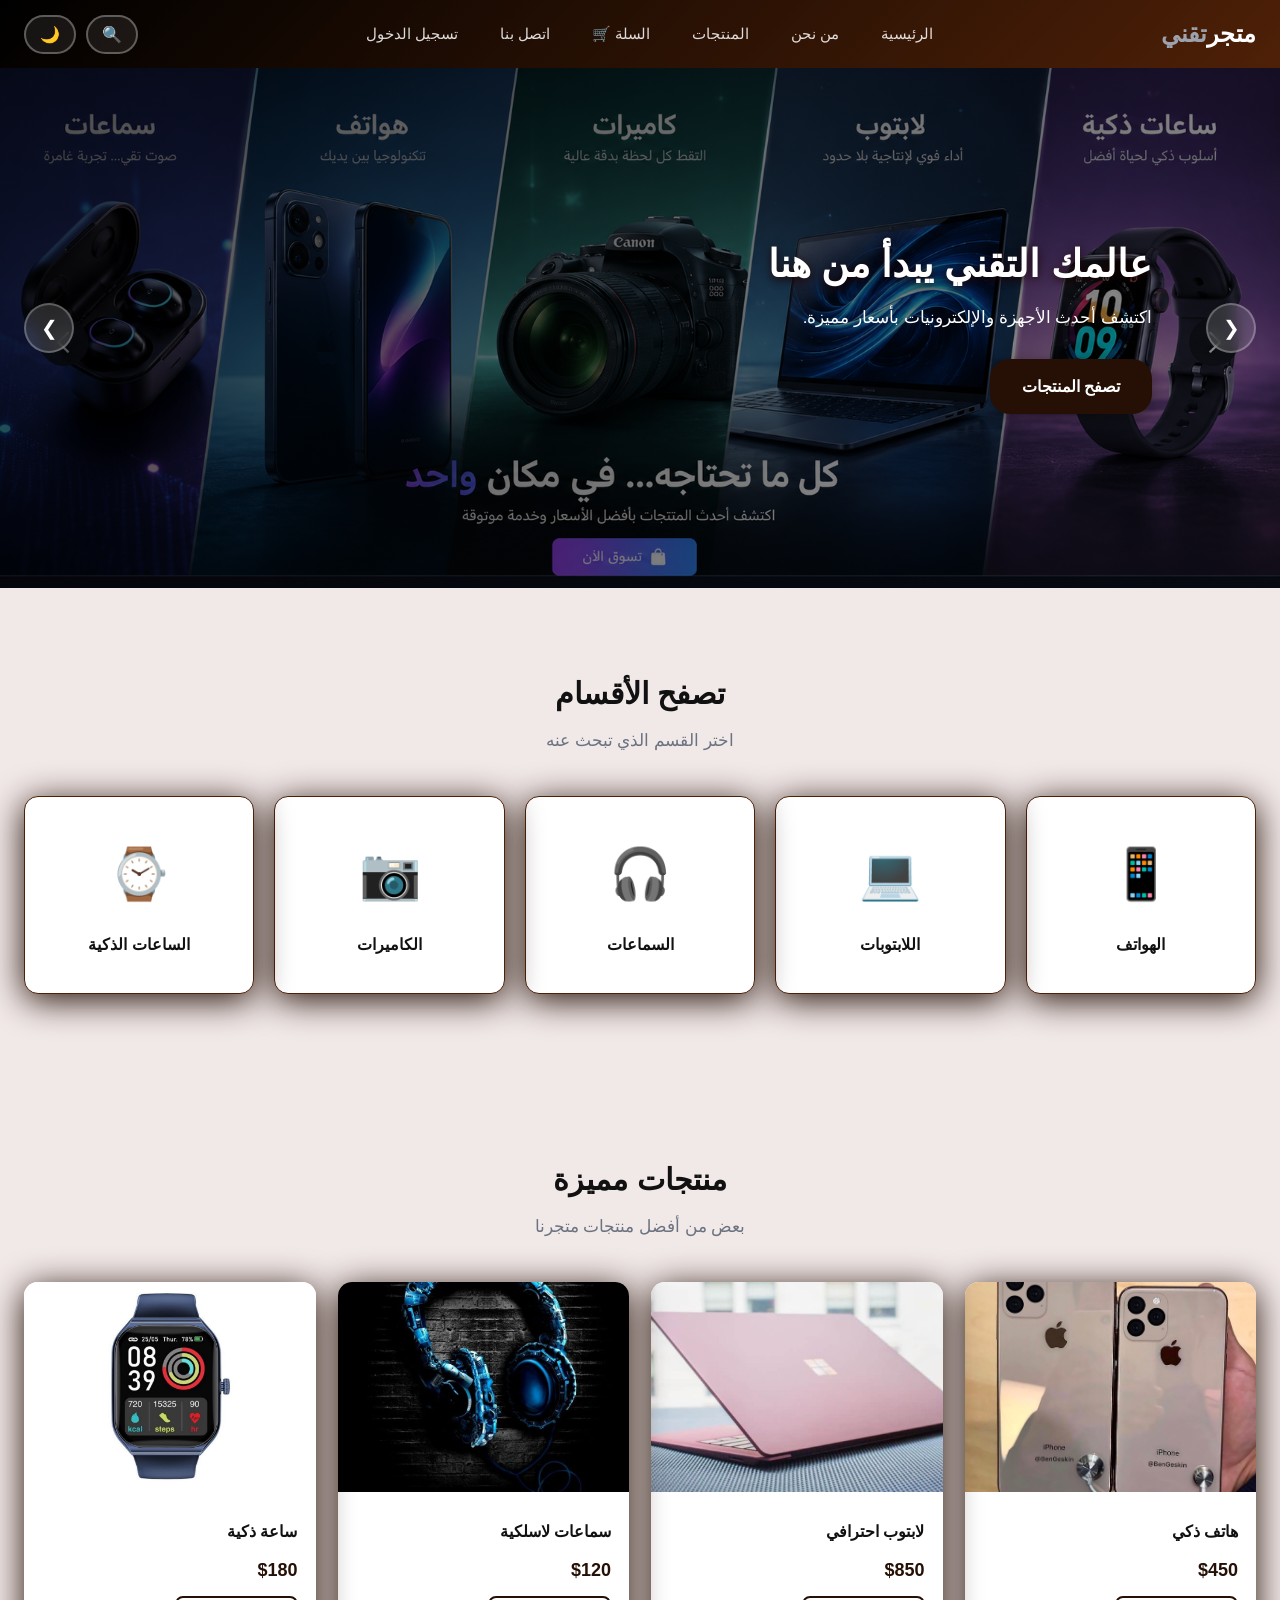
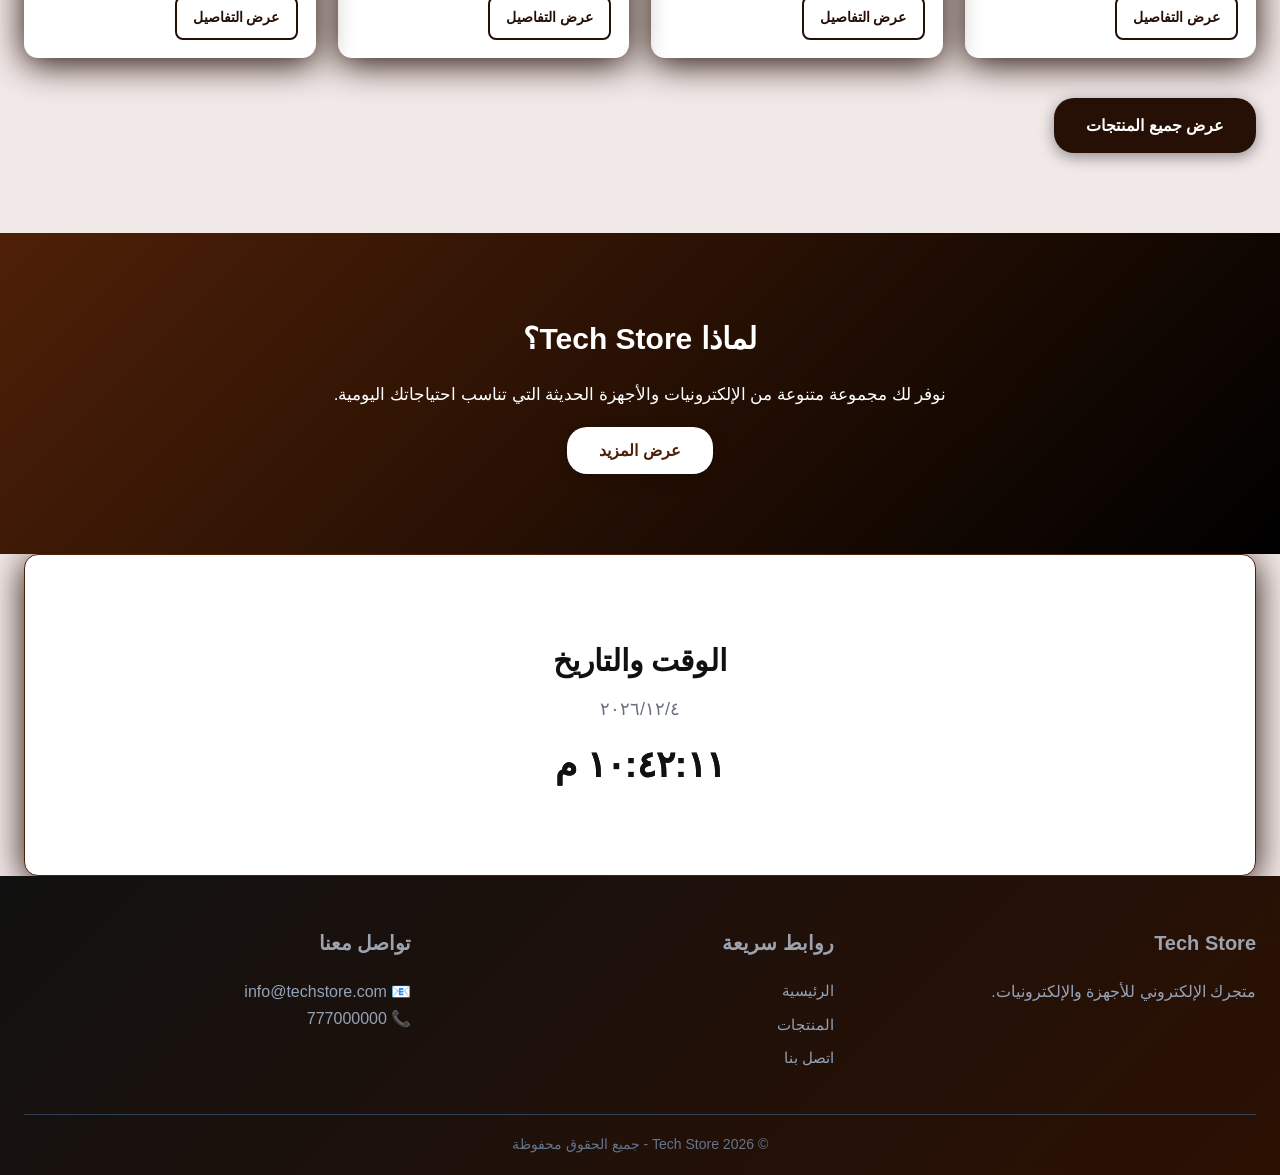
<file: index.html>
<!DOCTYPE html>
<html lang="ar" dir="rtl">
<head>
    <meta charset="UTF-8">
    <meta name="viewport" content="width=device-width, initial-scale=1.0">
    <title>Tech Store | متجر الإلكترونيات</title>
  
<link rel="icon" href="images/m.png">

    <link rel="stylesheet" href="index.css">
</head>

<body>


    <!-- Navigation -->
    <header>
        <nav class="navbar">

            <div class="logo">
                متجر<span>تقني</span>
            </div>

            <ul class="nav-links">
                <li><a href="index.html">الرئيسية</a></li>
                <li><a href="about.html">من نحن</a></li>
                <li><a href="products.html">المنتجات</a></li>
                <li><a href="cart.html">السلة 🛒</a></li>
                <li><a href="contact.html">اتصل بنا</a></li>
                
              <li><a href="login.html">تسجيل الدخول</a></li>  
            </ul>

            <div class="nav-buttons">
                <button id="myOpenSearch" class="search-btn" type="button">
    🔍
</button>

                <button id="darkModeBtn">🌙</button>
                
            </div>

        </nav>
    </header>


    <!-- Hero / Slider -->
    <section class="hero">

        <div class="slider">

            <img id="sliderImage" src="images/m.png" alt="منتجات إلكترونية">

            <div class="slider-content">
                <h1 id="sliderTitle">عالمك التقني يبدأ من هنا</h1>
                <p id="sliderText">
                    اكتشف أحدث الأجهزة والإلكترونيات بأسعار مميزة.
                </p>

                <a href="products.html" class="main-btn">
                    تصفح المنتجات
                </a>
            </div>

            <button id="prevBtn" class="slider-btn prev">❮</button>
            <button id="nextBtn" class="slider-btn next">❯</button>

        </div>

    </section>


    <!-- Categories -->
    <section class="categories">

        <h2>تصفح الأقسام</h2>
        <p class="section-text">
            اختر القسم الذي تبحث عنه
        </p>

        <div class="category-container">

            <div class="category-card" data-category="phones">
                <div class="category-icon">📱</div>
                <h3>الهواتف</h3>
            </div>

            <div class="category-card" data-category="laptops">
                <div class="category-icon">💻</div>
                <h3>اللابتوبات</h3>
            </div>

            <div class="category-card" data-category="headphones">
                <div class="category-icon">🎧</div>
                <h3>السماعات</h3>
            </div>

            <div class="category-card" data-category="cameras">
                <div class="category-icon">📷</div>
                <h3>الكاميرات</h3>
            </div>

            <div class="category-card" data-category="smartwatches">
                <div class="category-icon">⌚</div>
                <h3>الساعات الذكية</h3>
            </div>

        </div>

    </section>


    <!-- Featured Products -->
    <section class="featured">

        <h2>منتجات مميزة</h2>
        <p class="section-text">
            بعض من أفضل منتجات متجرنا
        </p>

        <div id="featuredProducts" class="products-container">
            <!-- المنتجات ستظهر بواسطة JavaScript -->
        </div>

        <a href="products.html" class="main-btn">
            عرض جميع المنتجات
        </a>

    </section>


    <!-- About Store -->
    <section class="about-store">

        <div class="about-content">

            <div>
                <h2>لماذا Tech Store؟</h2>

                <p>
                    نوفر لك مجموعة متنوعة من الإلكترونيات والأجهزة
                    الحديثة التي تناسب احتياجاتك اليومية.
                </p>

                <button id="moreBtn" class="main-btn">
                    عرض المزيد
                </button>

                <p id="moreText" class="hidden">
                    نهتم بتوفير منتجات متنوعة وتجربة استخدام سهلة
                    وسريعة لجميع زوار المتجر.
                </p>
            </div>

        </div>

    </section>


    <!-- Date & Time -->
    <section class="datetime-section">

        <h2>الوقت والتاريخ</h2>

        <p id="date"></p>
        <p id="time"></p>

    </section>


    <!-- Back To Top -->
    <button id="topBtn" class="top-btn">
        ↑
    </button>


    <!-- Footer -->
    <footer>

        <div class="footer-content">

            <div>
                <h3>Tech Store</h3>
                <p>
                    متجرك الإلكتروني للأجهزة والإلكترونيات.
                </p>
            </div>

            <div>
                <h3>روابط سريعة</h3>
                <a href="index.html">الرئيسية</a>
                <a href="products.html">المنتجات</a>
                <a href="contact.html">اتصل بنا</a>
            </div>

            <div>
                <h3>تواصل معنا</h3>
                <p>📧 info@techstore.com</p>
                <p>📞 777000000</p>
            </div>

        </div>

        <p class="copyright">
            © 2026 Tech Store - جميع الحقوق محفوظة
        </p>

    </footer>

<div id="mySearchOverlay" class="my-search-overlay">

    <div class="my-search-window">

        <button id="myCloseSearch" class="my-close-search">
            ✕
        </button>

        <div class="my-search-icon">🔍</div>

        <h2>ابحث عن منتج</h2>

        <p>اكتب اسم المنتج الذي تبحث عنه</p>

        <input
            type="text"
            id="mySearchInput"
            placeholder="ابحث هنا..."
        >

        <button id="mySearchButton">
            🔍 بحث
        </button>

    </div>

</div>
     

    <script src="index.js"></script>

</body>
</html>
</file>
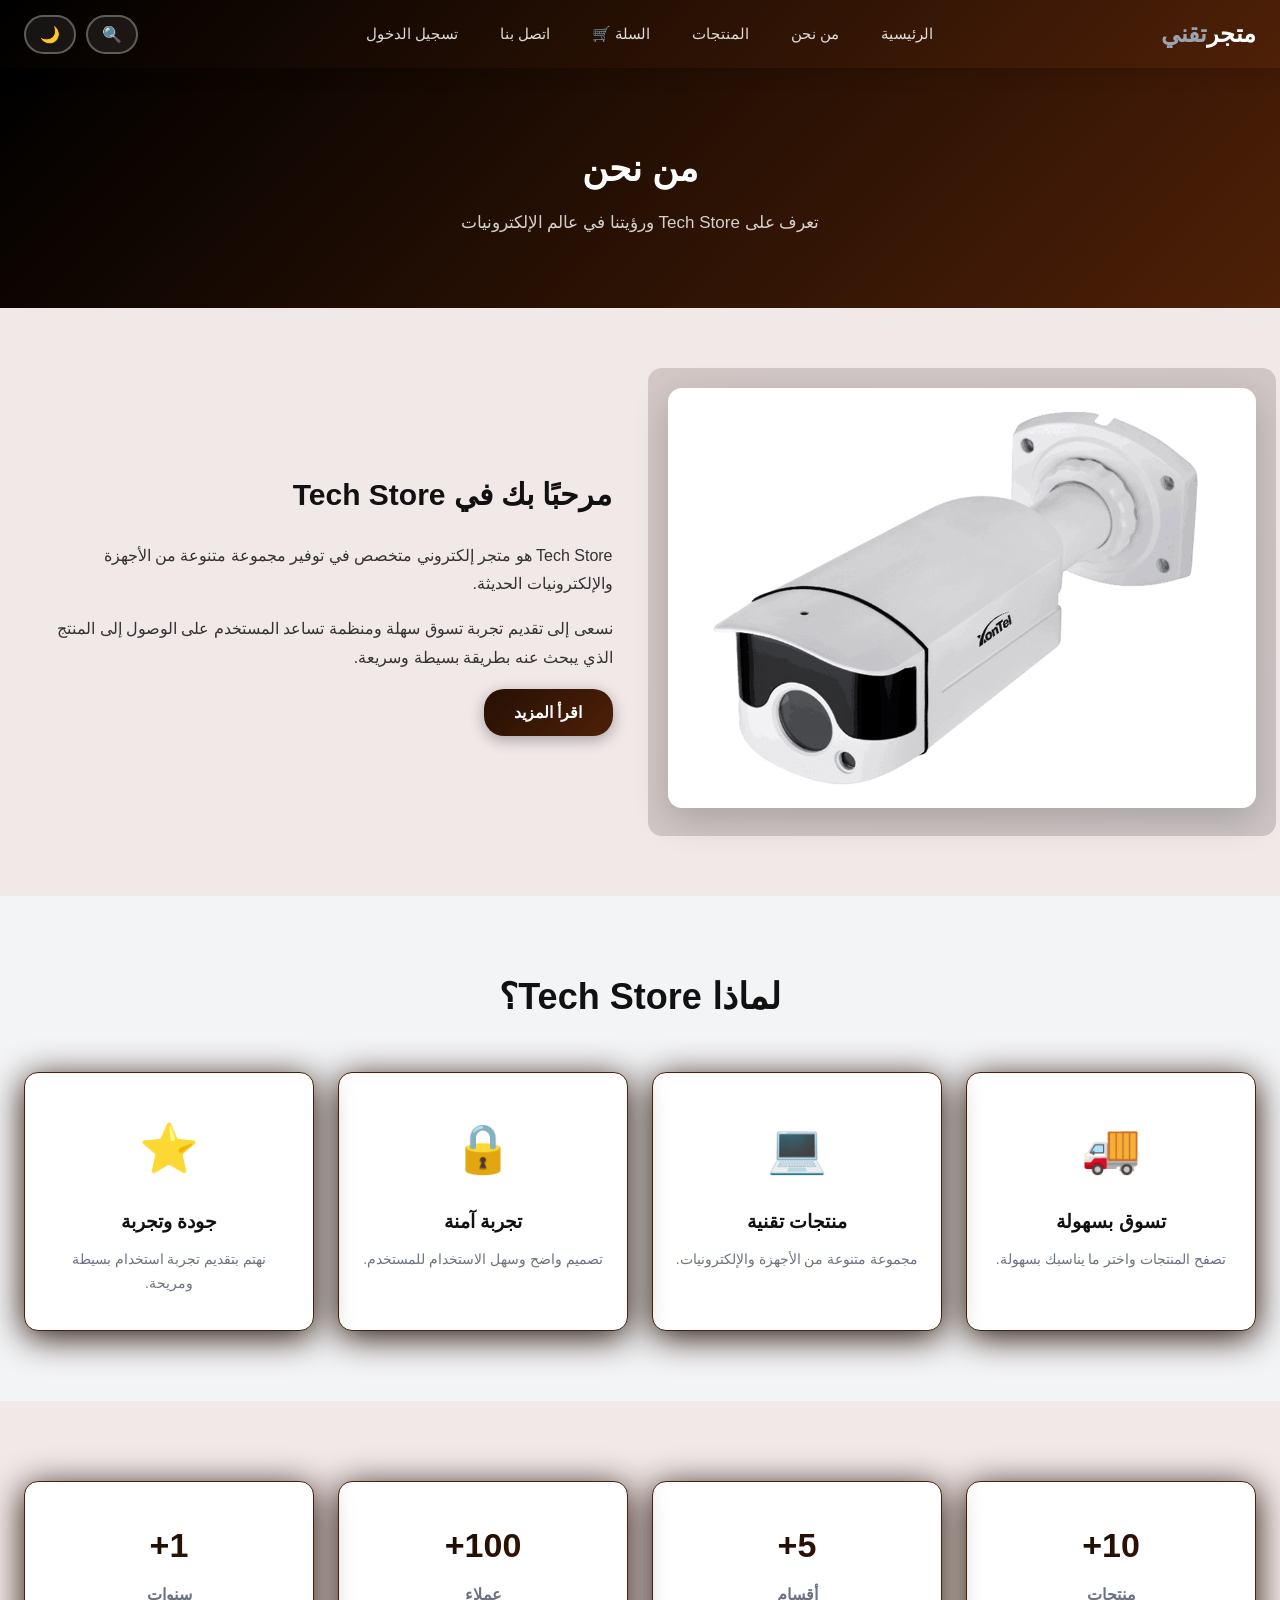
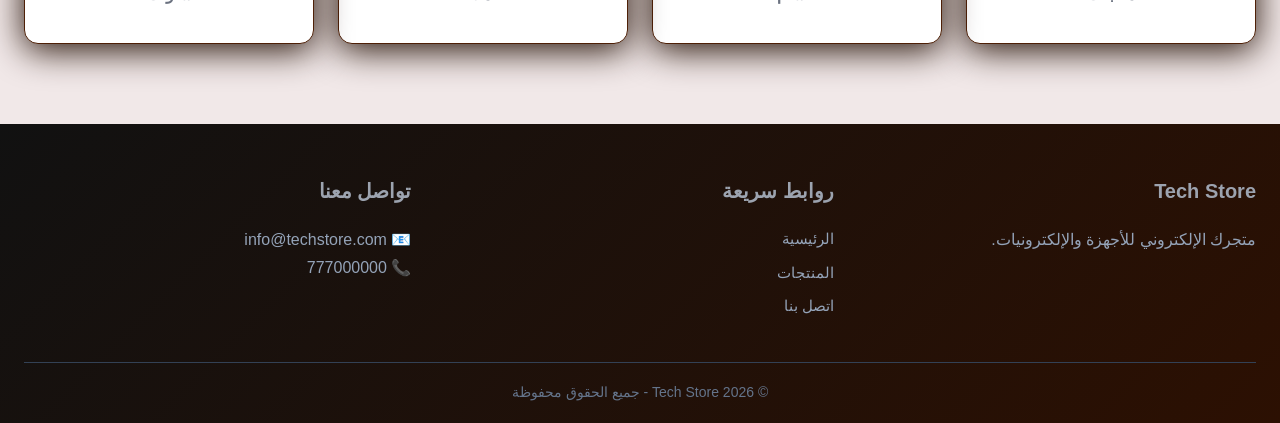
<file: about.html>
<!DOCTYPE html>
<html lang="ar" dir="rtl">

<head>
    <meta charset="UTF-8">
    <meta name="viewport" content="width=device-width, initial-scale=1.0">
    <title>من نحن | Tech Store</title>
    <link rel="icon" href="images/m.png">

    <link rel="stylesheet" href="about.css">
</head>

<body>

    <!-- Navigation -->
    <header>
        <nav class="navbar">

            <div class="logo">
                 متجر<span>تقني</span>
            </div>

            <ul class="nav-links">
                <li><a href="index.html">الرئيسية</a></li>
                <li><a href="about.html">من نحن</a></li>
                <li><a href="products.html">المنتجات</a></li>
                <li><a href="cart.html">السلة 🛒</a></li>
                <li><a href="contact.html">اتصل بنا</a></li>
              <li><a href="login.html">تسجيل الدخول</a></li>  
            </ul>

            <div class="nav-buttons">
                <button id="myOpenSearch" class="search-btn" type="button">
    🔍
</button>
                <button id="darkModeBtn">🌙</button>
                
            </div>

        </nav>
    </header>


    <!-- Page Header -->
    <section class="page-header">

        <h1>من نحن</h1>

        <p>
            تعرف على Tech Store ورؤيتنا في عالم الإلكترونيات
        </p>

    </section>


    <!-- About -->
    <section class="about-section">

        <div class="about-image">
           <img id="aboutSliderImage" src="images/h17.jpg" alt="Tech Store">
        </div>

        <div class="about-text">

            <h2>مرحبًا بك في Tech Store</h2>

            <p>
                Tech Store هو متجر إلكتروني متخصص في توفير
                مجموعة متنوعة من الأجهزة والإلكترونيات الحديثة.
            </p>

            <p>
                نسعى إلى تقديم تجربة تسوق سهلة ومنظمة تساعد
                المستخدم على الوصول إلى المنتج الذي يبحث عنه
                بطريقة بسيطة وسريعة.
            </p>

            <button id="readMoreBtn" class="main-btn">
                اقرأ المزيد
            </button>

            <div id="extraInfo" class="hidden">

                <p>
                    يحتوي متجرنا على مجموعة من المنتجات التقنية
                    مثل الهواتف، اللابتوبات، السماعات، الساعات
                    الذكية، الكاميرات وغيرها من الأجهزة والإكسسوارات.
                </p>

            </div>

        </div>

    </section>


    <!-- Features -->
    <section class="features">

        <h2>لماذا Tech Store؟</h2>

        <div class="features-container">

            <div class="feature-card">

                <div class="icon">🚚</div>

                <h3>تسوق بسهولة</h3>

                <p>
                    تصفح المنتجات واختر ما يناسبك بسهولة.
                </p>

            </div>


            <div class="feature-card">

                <div class="icon">💻</div>

                <h3>منتجات تقنية</h3>

                <p>
                    مجموعة متنوعة من الأجهزة والإلكترونيات.
                </p>

            </div>


            <div class="feature-card">

                <div class="icon">🔒</div>

                <h3>تجربة آمنة</h3>

                <p>
                    تصميم واضح وسهل الاستخدام للمستخدم.
                </p>

            </div>


            <div class="feature-card">

                <div class="icon">⭐</div>

                <h3>جودة وتجربة</h3>

                <p>
                    نهتم بتقديم تجربة استخدام بسيطة ومريحة.
                </p>

            </div>

        </div>

    </section>


    <!-- Statistics -->
    <section class="statistics">

        <div class="stat-card">
            <h2 id="productsCount">10+</h2>
            <p>منتجات</p>
        </div>

        <div class="stat-card">
            <h2 id="categoriesCount">5+</h2>
            <p>أقسام</p>
        </div>

        <div class="stat-card">
            <h2 id="customersCount">100+</h2>
            <p>عملاء</p>
        </div>

        <div class="stat-card">
            <h2 id="yearsCount">1+</h2>
            <p>سنوات</p>
        </div>

    </section>


    


 <!-- Footer -->
    <footer>

        <div class="footer-content">

            <div>
                <h3>Tech Store</h3>
                <p>
                    متجرك الإلكتروني للأجهزة والإلكترونيات.
                </p>
            </div>

            <div>
                <h3>روابط سريعة</h3>
                <a href="index.html">الرئيسية</a>
                <a href="products.html">المنتجات</a>
                <a href="contact.html">اتصل بنا</a>
            </div>

            <div>
                <h3>تواصل معنا</h3>
                <p>📧 info@techstore.com</p>
                <p>📞 777000000</p>
            </div>

        </div>

        <p class="copyright">
            © 2026 Tech Store - جميع الحقوق محفوظة
        </p>

    </footer>
    <div id="mySearchOverlay" class="my-search-overlay">

    <div class="my-search-window">

        <button id="myCloseSearch" class="my-close-search">
            ✕
        </button>

        <div class="my-search-icon">🔍</div>

        <h2>ابحث عن منتج</h2>

        <p>اكتب اسم المنتج الذي تبحث عنه</p>

        <input
            type="text"
            id="mySearchInput"
            placeholder="ابحث هنا..."
        >

        <button id="mySearchButton">
            🔍 بحث
        </button>

    </div>

</div>

    <script src="about.js"></script>

</body>

</html>
</file>
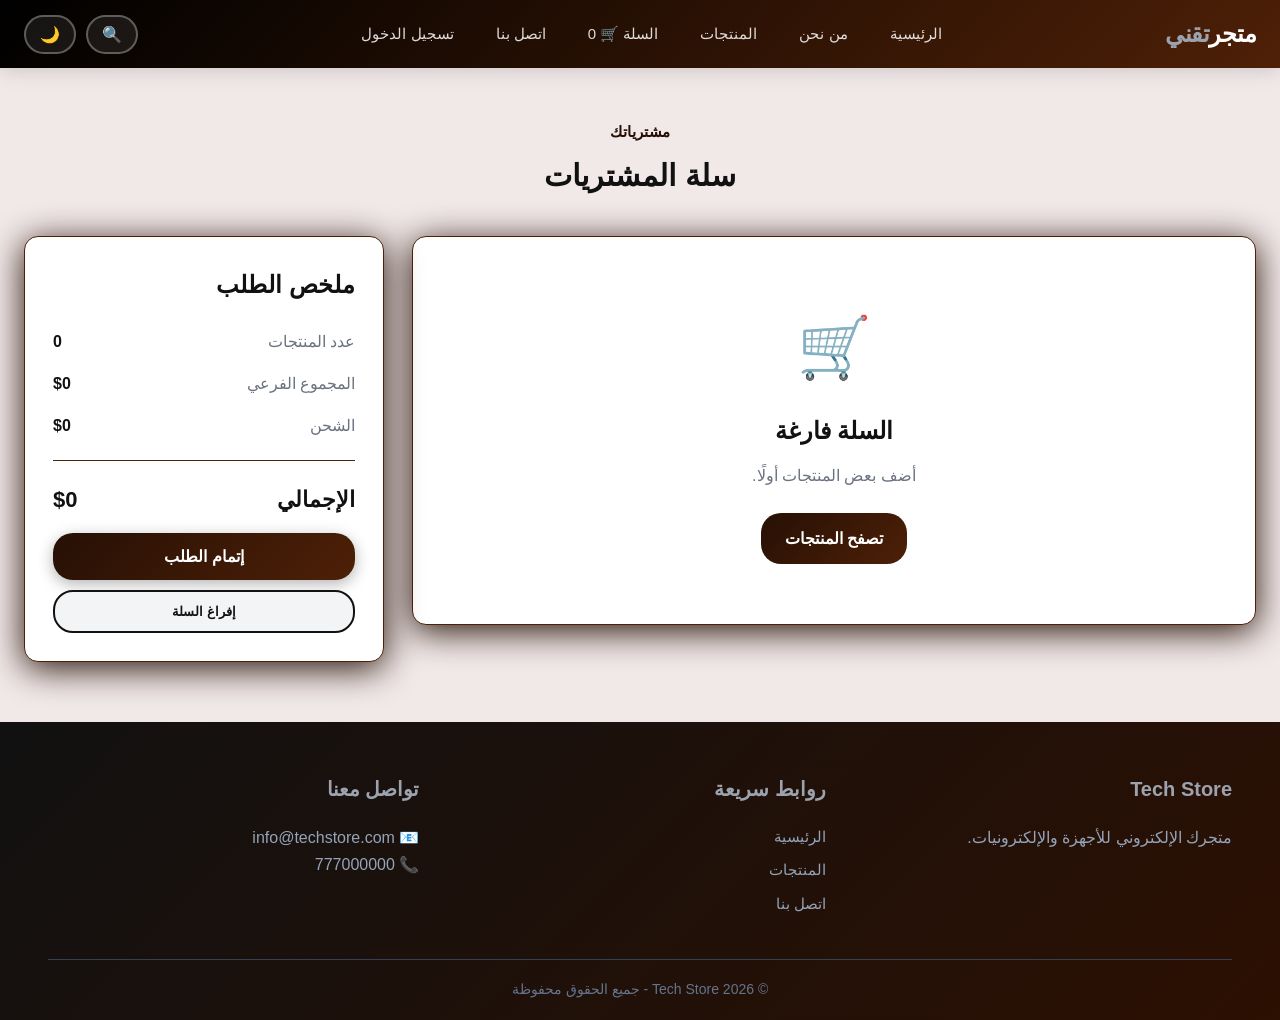
<file: cart.html>
<!DOCTYPE html>
<html lang="ar" dir="rtl">

<head>
    <meta charset="UTF-8">
    <meta name="viewport" content="width=device-width, initial-scale=1.0">

    <title>سلة المشتريات | TechStore</title>
    <link rel="icon" href="images/m.png">

    <link rel="stylesheet" href="cart.css">
</head>

<body>

    <!-- ===============================
         Navigation
    ================================ -->

    <header>

        <nav class="navbar">

            <div class="logo">
                 متجر<span>تقني</span>
            </div>


            <ul class="nav-links">

                <li>
                    <a href="index.html">الرئيسية</a>
                </li>

                <li>
                    <a href="about.html">من نحن</a>
                </li>

                <li>
                    <a href="products.html">المنتجات</a>
                </li>

                <li>
                    <a href="cart.html" class="cart-link">
                        السلة 🛒
                        <span id="cartCount">0</span>
                    </a>
                </li>

                <li>
                    <a href="contact.html">اتصل بنا</a>
                </li>

                <li>
                    <a href="login.html">تسجيل الدخول</a>
                </li>

            </ul>


            <div class="nav-buttons">
                <button id="myOpenSearch" class="search-btn" type="button">
    🔍
</button>

                <button id="darkModeBtn">
                    🌙
                </button>

                <button id="menuBtn">
                    ☰
                </button>

            </div>

        </nav>

    </header>


    <!-- ===============================
         Cart
    ================================ -->

    <main class="container page">

        <div class="page-title">

            <span>
                مشترياتك
            </span>

            <h1>
                سلة المشتريات
            </h1>

        </div>


        <div class="cart-layout">

            <!-- المنتجات -->

            <section>

                <div id="cartItems"></div>


                <!-- السلة فارغة -->

                <div id="empty" class="empty">

                    <div>
                        🛒
                    </div>

                    <h2>
                        السلة فارغة
                    </h2>

                    <p>
                        أضف بعض المنتجات أولًا.
                    </p>

                    <a href="products.html">
                        تصفح المنتجات
                    </a>

                </div>

            </section>


            <!-- ملخص الطلب -->

            <aside class="summary">

                <h2>
                    ملخص الطلب
                </h2>


                <div>

                    <span>
                        عدد المنتجات
                    </span>

                    <b id="quantity">
                        0
                    </b>

                </div>


                <div>

                    <span>
                        المجموع الفرعي
                    </span>

                    <b id="subtotal">
                        $0
                    </b>

                </div>


                <div>

                    <span>
                        الشحن
                    </span>

                    <b id="shipping">
                        $0
                    </b>

                </div>


                <hr>


                <div class="total">

                    <span>
                        الإجمالي
                    </span>

                    <b id="total">
                        $0
                    </b>

                </div>


                <button id="checkout">
                    إتمام الطلب
                </button>


                <button class="clear" id="clear">
                    إفراغ السلة
                </button>

            </aside>

        </div>

    </main>


    <!-- ===============================
         رسالة منبثقة
    ================================ -->

    <div id="cartModal" class="cart-modal">

        <div class="cart-modal-box">

            <button
                id="closeCartModal"
                class="cart-modal-close"
            >
                ×
            </button>


            <div
                id="cartModalIcon"
                class="cart-modal-icon"
            >
                ✓
            </div>


            <h2 id="cartModalTitle">
                تم بنجاح
            </h2>


            <p id="cartModalMessage">
                تمت العملية بنجاح.
            </p>


            <button
                id="cartModalButton"
                class="cart-modal-button"
            >
                حسنًا
            </button>

        </div>

    </div>


    <!-- ===============================
         Footer
    ================================ -->

    <footer class="footer">

        <div class="container footer-grid">

            <div class="footer-content">

                <div>

                    <h3>
                        Tech Store
                    </h3>

                    <p>
                        متجرك الإلكتروني للأجهزة والإلكترونيات.
                    </p>

                </div>


                <div>

                    <h3>
                        روابط سريعة
                    </h3>

                    <a href="index.html">
                        الرئيسية
                    </a>

                    <a href="products.html">
                        المنتجات
                    </a>

                    <a href="contact.html">
                        اتصل بنا
                    </a>

                </div>


                <div>

                    <h3>
                        تواصل معنا
                    </h3>

                    <p>
                        📧 info@techstore.com
                    </p>

                    <p>
                        📞 777000000
                    </p>

                </div>

            </div>


            <p class="copyright">
                © 2026 Tech Store - جميع الحقوق محفوظة
            </p>

        </div>

    </footer>
    <div id="mySearchOverlay" class="my-search-overlay">

    <div class="my-search-window">

        <button id="myCloseSearch" class="my-close-search">
            ✕
        </button>

        <div class="my-search-icon">🔍</div>

        <h2>ابحث عن منتج</h2>

        <p>اكتب اسم المنتج الذي تبحث عنه</p>

        <input
            type="text"
            id="mySearchInput"
            placeholder="ابحث هنا..."
        >

        <button id="mySearchButton">
            🔍 بحث
        </button>

    </div>

</div>


    <script src="cart.js"></script>

</body>

</html>
</file>
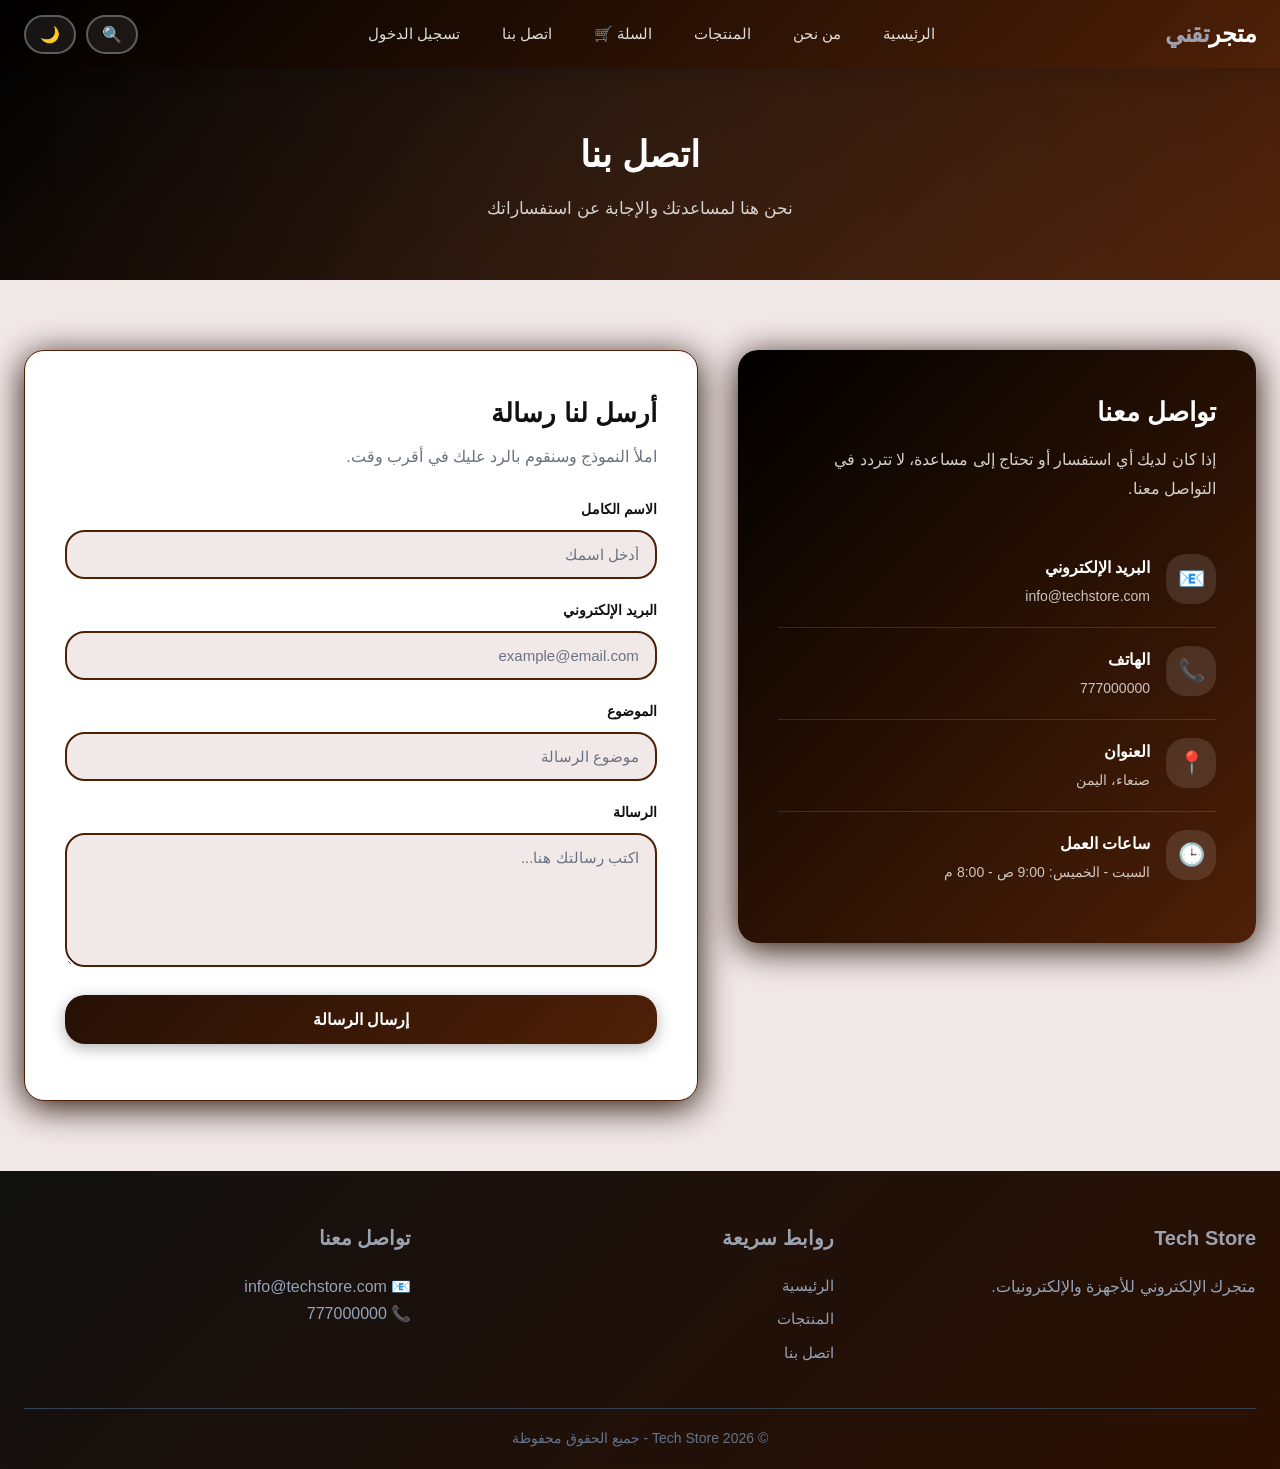
<file: contact.html>
<!DOCTYPE html>
<html lang="ar" dir="rtl">

<head>
    <meta charset="UTF-8">
    <meta name="viewport" content="width=device-width, initial-scale=1.0">

    <title>اتصل بنا | Tech Store</title>
    <link rel="icon" href="images/m.png">

    <link rel="stylesheet" href="contact.css">
</head>

<body>
    <!-- Navigation -->
    <header>
        <nav class="navbar">

            <div class="logo">
                 متجر<span>تقني</span>
            </div>

            <ul class="nav-links">
                <li><a href="index.html">الرئيسية</a></li>
                <li><a href="about.html">من نحن</a></li>
                <li><a href="products.html">المنتجات</a></li>
                <li><a href="cart.html">السلة 🛒</a></li>
                <li><a href="contact.html">اتصل بنا</a></li>
              <li><a href="login.html">تسجيل الدخول</a></li>  
            </ul>

            <div class="nav-buttons">
                <button id="myOpenSearch" class="search-btn" type="button">
    🔍
</button>
                <button id="darkModeBtn">🌙</button>
              
            </div>

        </nav>
    </header>


    <!-- =========================
         Page Header
    ========================== -->

    <section class="page-header">

        <h1>
            اتصل بنا
        </h1>

        <p>
            نحن هنا لمساعدتك والإجابة عن استفساراتك
        </p>

    </section>


    <!-- =========================
         Contact Section
    ========================== -->

    <main>

        <section class="contact-section">

            <div class="contact-container">


                <!-- Contact Information -->

                <div class="contact-info">

                    <h2>
                        تواصل معنا
                    </h2>

                    <p class="contact-description">
                        إذا كان لديك أي استفسار أو تحتاج إلى مساعدة،
                        لا تتردد في التواصل معنا.
                    </p>


                    <div class="info-item">

                        <div class="info-icon">
                            📧
                        </div>

                        <div>
                            <h3>
                                البريد الإلكتروني
                            </h3>

                            <p>
                                info@techstore.com
                            </p>
                        </div>

                    </div>


                    <div class="info-item">

                        <div class="info-icon">
                            📞
                        </div>

                        <div>
                            <h3>
                                الهاتف
                            </h3>

                            <p>
                                777000000
                            </p>
                        </div>

                    </div>


                    <div class="info-item">

                        <div class="info-icon">
                            📍
                        </div>

                        <div>
                            <h3>
                                العنوان
                            </h3>

                            <p>
                                صنعاء، اليمن
                            </p>
                        </div>

                    </div>


                    <div class="info-item">

                        <div class="info-icon">
                            🕒
                        </div>

                        <div>
                            <h3>
                                ساعات العمل
                            </h3>

                            <p>
                                السبت - الخميس: 9:00 ص - 8:00 م
                            </p>
                        </div>

                    </div>

                </div>


                <!-- Contact Form -->

                <div class="contact-form-container">

                    <h2>
                        أرسل لنا رسالة
                    </h2>

                    <p>
                        املأ النموذج وسنقوم بالرد عليك في أقرب وقت.
                    </p>


                    <form id="contactForm">


                        <!-- Name -->

                        <div class="form-group">

                            <label for="name">
                                الاسم الكامل
                            </label>

                            <input
                                type="text"
                                id="name"
                                placeholder="أدخل اسمك"
                                required
                            >

                        </div>


                        <!-- Email -->

                        <div class="form-group">

                            <label for="email">
                                البريد الإلكتروني
                            </label>

                            <input
                                type="email"
                                id="email"
                                placeholder="example@email.com"
                                required
                            >

                        </div>


                        <!-- Subject -->

                        <div class="form-group">

                            <label for="subject">
                                الموضوع
                            </label>

                            <input
                                type="text"
                                id="subject"
                                placeholder="موضوع الرسالة"
                                required
                            >

                        </div>


                        <!-- Message -->

                        <div class="form-group">

                            <label for="message">
                                الرسالة
                            </label>

                            <textarea
                                id="message"
                                rows="6"
                                placeholder="اكتب رسالتك هنا..."
                                required
                            ></textarea>

                        </div>


                        <!-- Submit -->

                        <button
                            type="submit"
                            class="submit-btn"
                        >
                            إرسال الرسالة
                        </button>


                        <p id="formMessage"></p>

                    </form>

                </div>

            </div>

        </section>

    </main>


 <!-- Footer -->
    <footer>

        <div class="footer-content">

            <div>
                <h3>Tech Store</h3>
                <p>
                    متجرك الإلكتروني للأجهزة والإلكترونيات.
                </p>
            </div>

            <div>
                <h3>روابط سريعة</h3>
                <a href="index.html">الرئيسية</a>
                <a href="products.html">المنتجات</a>
                <a href="contact.html">اتصل بنا</a>
            </div>

            <div>
                <h3>تواصل معنا</h3>
                <p>📧 info@techstore.com</p>
                <p>📞 777000000</p>
            </div>

        </div>

        <p class="copyright">
            © 2026 Tech Store - جميع الحقوق محفوظة
        </p>

    </footer>
    <div id="mySearchOverlay" class="my-search-overlay">

    <div class="my-search-window">

        <button id="myCloseSearch" class="my-close-search">
            ✕
        </button>

        <div class="my-search-icon">🔍</div>

        <h2>ابحث عن منتج</h2>

        <p>اكتب اسم المنتج الذي تبحث عنه</p>

        <input
            type="text"
            id="mySearchInput"
            placeholder="ابحث هنا..."
        >

        <button id="mySearchButton">
            🔍 بحث
        </button>

    </div>

</div>


    <script src="contact.js"></script>

</body>

</html>
</file>
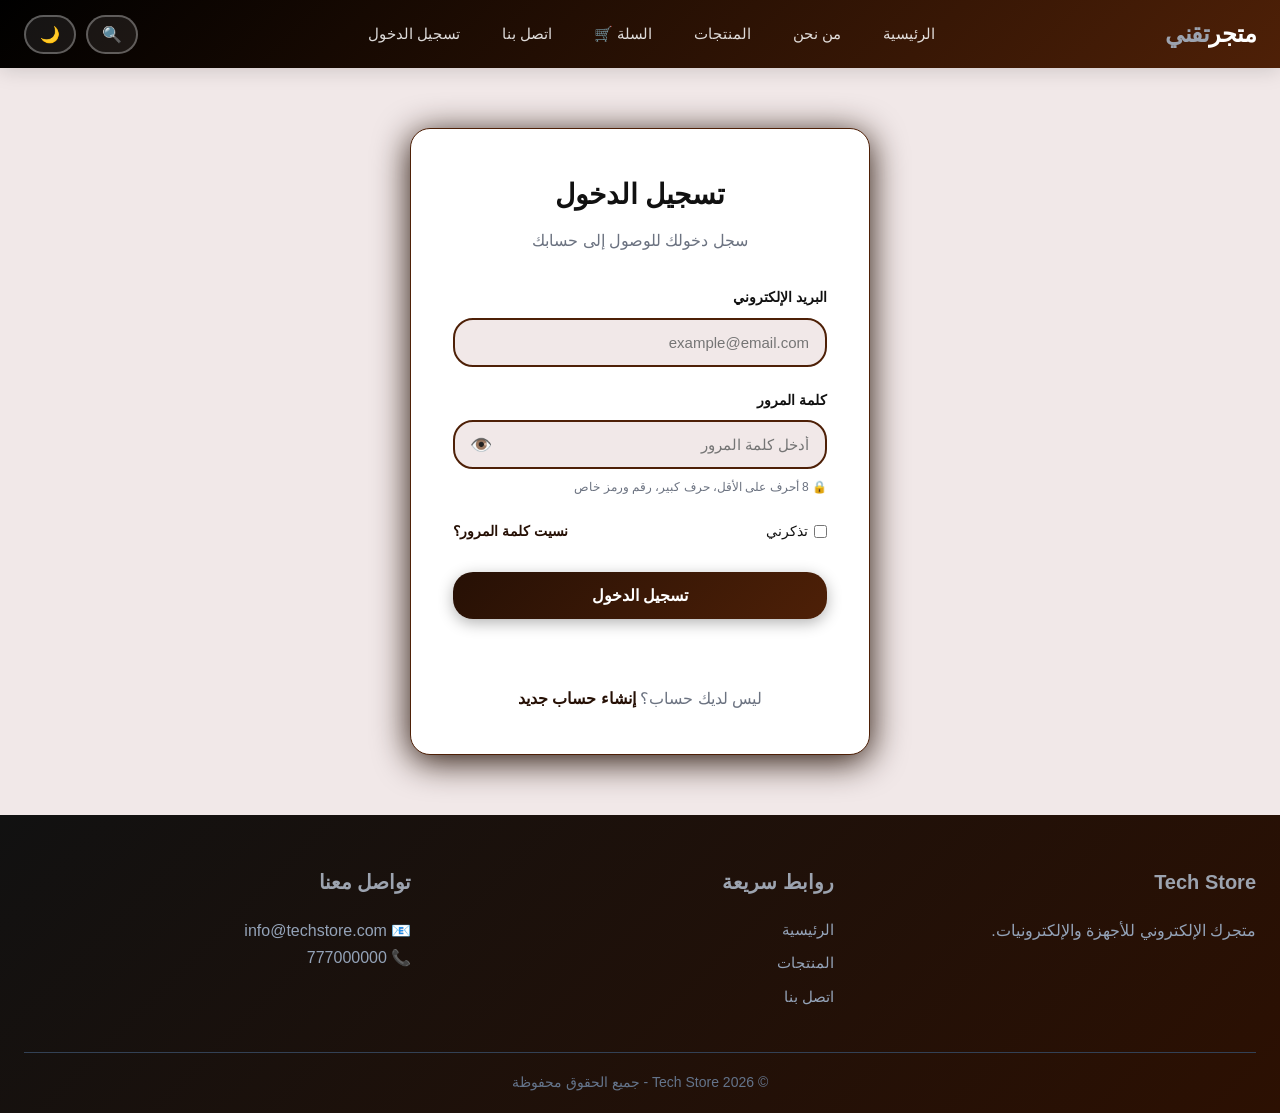
<file: login.html>
<!DOCTYPE html>

<html lang="ar" dir="rtl">

<head>
    <meta charset="UTF-8">
    <meta name="viewport" content="width=device-width, initial-scale=1.0">

<title>تسجيل الدخول | Tech Store</title>
<link rel="icon" href="images/m.png">

<link rel="stylesheet" href="login.css">


</head>

<body>


<!-- Navigation -->
<header>
    <nav class="navbar">

        <div class="logo">
             متجر<span>تقني</span>
        </div>

        <ul class="nav-links">
            <li><a href="index.html">الرئيسية</a></li>
            <li><a href="about.html">من نحن</a></li>
            <li><a href="products.html">المنتجات</a></li>
            <li><a href="cart.html">السلة 🛒</a></li>
            <li><a href="contact.html">اتصل بنا</a></li>
            <li><a href="login.html">تسجيل الدخول</a></li>
        </ul>

        <div class="nav-buttons">
            <button id="myOpenSearch" class="search-btn" type="button">
    🔍
</button>
            <button id="darkModeBtn">🌙</button>
           
        </div>

    </nav>
</header>


<!-- =========================
     Login Section
========================== -->

<main>

    <section class="login-section">

        <div class="login-container">

            <div class="login-header">

                <h1>
                    تسجيل الدخول
                </h1>

                <p>
                    سجل دخولك للوصول إلى حسابك
                </p>

            </div>


            <!-- Login Form -->

            <form id="loginForm">

                <!-- Email -->

                <div class="form-group">

                    <label for="email">
                        البريد الإلكتروني
                    </label>

                    <input
                        type="email"
                        id="email"
                        placeholder="example@email.com"
                        required
                    >

                </div>


                <!-- Password -->

                <div class="form-group">

                    <label for="password">
                        كلمة المرور
                    </label>

                    <div class="password-box">

                        <input
                            type="password"
                            id="password"
                            placeholder="أدخل كلمة المرور"
                            required
                        >

                        <button
                            type="button"
                            id="togglePassword"
                            class="toggle-password"
                            title="إظهار كلمة المرور"
                        >
                            👁️
                        </button>

                    </div>

                    <small
                        id="passwordHint"
                        class="password-hint"
                    >
                        🔒 8 أحرف على الأقل، حرف كبير، رقم ورمز خاص
                    </small>

                </div>


                <!-- Options -->

                <div class="form-options">

                    <label class="remember">

                        <input
                            type="checkbox"
                            id="remember"
                        >

                        تذكرني

                    </label>


                    <a
                        href="#"
                        id="forgotPassword"
                    >
                        نسيت كلمة المرور؟
                    </a>

                </div>


                <!-- Login Button -->

                <button
                    type="submit"
                    class="login-btn"
                >
                    تسجيل الدخول
                </button>


                <p id="loginMessage"></p>

            </form>


            <!-- Register Link -->

            <div class="register-link">

                ليس لديك حساب؟

                <a
                    href="#"
                    id="registerLink"
                >
                    إنشاء حساب جديد
                </a>

            </div>

        </div>

    </section>

</main>


<!-- =========================
     Register Modal
========================== -->

<div
    id="registerModal"
    class="auth-modal"
>

    <div class="auth-modal-content">

        <button
            type="button"
            class="auth-close"
            id="closeRegister"
        >
            ×
        </button>


        <div class="auth-modal-header">

            <div class="auth-icon">
                👤
            </div>

            <h2>
                إنشاء حساب جديد
            </h2>

            <p>
                أنشئ حسابك واستمتع بتجربة أفضل
            </p>

        </div>


        <form id="registerForm">

            <!-- Name -->

            <div class="form-group">

                <label for="registerName">
                    الاسم
                </label>

                <input
                    type="text"
                    id="registerName"
                    placeholder="أدخل اسمك"
                    required
                >

            </div>


            <!-- Email -->

            <div class="form-group">

                <label for="registerEmail">
                    البريد الإلكتروني
                </label>

                <input
                    type="email"
                    id="registerEmail"
                    placeholder="example@email.com"
                    required
                >

            </div>


            <!-- Password -->

            <div class="form-group">

                <label for="registerPassword">
                    كلمة المرور
                </label>

                <div class="password-box">

                    <input
                        type="password"
                        id="registerPassword"
                        placeholder="أنشئ كلمة مرور قوية"
                        required
                    >

                    <button
                        type="button"
                        class="toggle-password"
                        id="toggleRegisterPassword"
                        title="إظهار كلمة المرور"
                    >
                        👁️
                    </button>

                </div>

                <small id="registerHint">
                    🔒 8 أحرف على الأقل، حرف كبير، رقم ورمز خاص
                </small>

            </div>


            <!-- Confirm Password -->

            <div class="form-group">

                <label for="confirmPassword">
                    تأكيد كلمة المرور
                </label>

                <input
                    type="password"
                    id="confirmPassword"
                    placeholder="أعد كتابة كلمة المرور"
                    required
                >

            </div>


            <!-- Register Button -->

            <button
                type="submit"
                class="auth-submit"
            >
                إنشاء الحساب
            </button>


            <p id="registerMessage"></p>

        </form>

    </div>

</div>


<!-- =========================
     Forgot Password Modal
========================== -->

<div
    id="forgotModal"
    class="auth-modal"
>

    <div class="auth-modal-content">

        <button
            type="button"
            class="auth-close"
            id="closeForgot"
        >
            ×
        </button>


        <div class="auth-modal-header">

            <div class="auth-icon">
                🔑
            </div>

            <h2>
                استعادة كلمة المرور
            </h2>

            <p>
                أدخل بريدك الإلكتروني لاستعادة حسابك
            </p>

        </div>


        <form id="forgotForm">

            <div class="form-group">

                <label for="forgotEmail">
                    البريد الإلكتروني
                </label>

                <input
                    type="email"
                    id="forgotEmail"
                    placeholder="example@email.com"
                    required
                >

            </div>


            <button
                type="submit"
                class="auth-submit"
            >
                إرسال رابط الاستعادة
            </button>


            <div
                id="forgotResult"
                class="forgot-result"
            ></div>

        </form>

    </div>

</div>


<!-- =========================
     Footer
========================== -->

<footer>

    <div class="footer-content">

        <div>

            <h3>
                Tech Store
            </h3>

            <p>
                متجرك الإلكتروني للأجهزة والإلكترونيات.
            </p>

        </div>


        <div>

            <h3>
                روابط سريعة
            </h3>

            <a href="index.html">
                الرئيسية
            </a>

            <a href="products.html">
                المنتجات
            </a>

            <a href="contact.html">
                اتصل بنا
            </a>

        </div>


        <div>

            <h3>
                تواصل معنا
            </h3>

            <p>
                📧 info@techstore.com
            </p>

            <p>
                📞 777000000
            </p>

        </div>

    </div>


    <p class="copyright">
        © 2026 Tech Store - جميع الحقوق محفوظة
    </p>

</footer>


<div id="mySearchOverlay" class="my-search-overlay">

    <div class="my-search-window">

        <button id="myCloseSearch" class="my-close-search">
            ✕
        </button>

        <div class="my-search-icon">🔍</div>

        <h2>ابحث عن منتج</h2>

        <p>اكتب اسم المنتج الذي تبحث عنه</p>

        <input
            type="text"
            id="mySearchInput"
            placeholder="ابحث هنا..."
        >

        <button id="mySearchButton">
            🔍 بحث
        </button>

    </div>

</div>
<script src="login.js"></script>


</body>

</html>
</file>
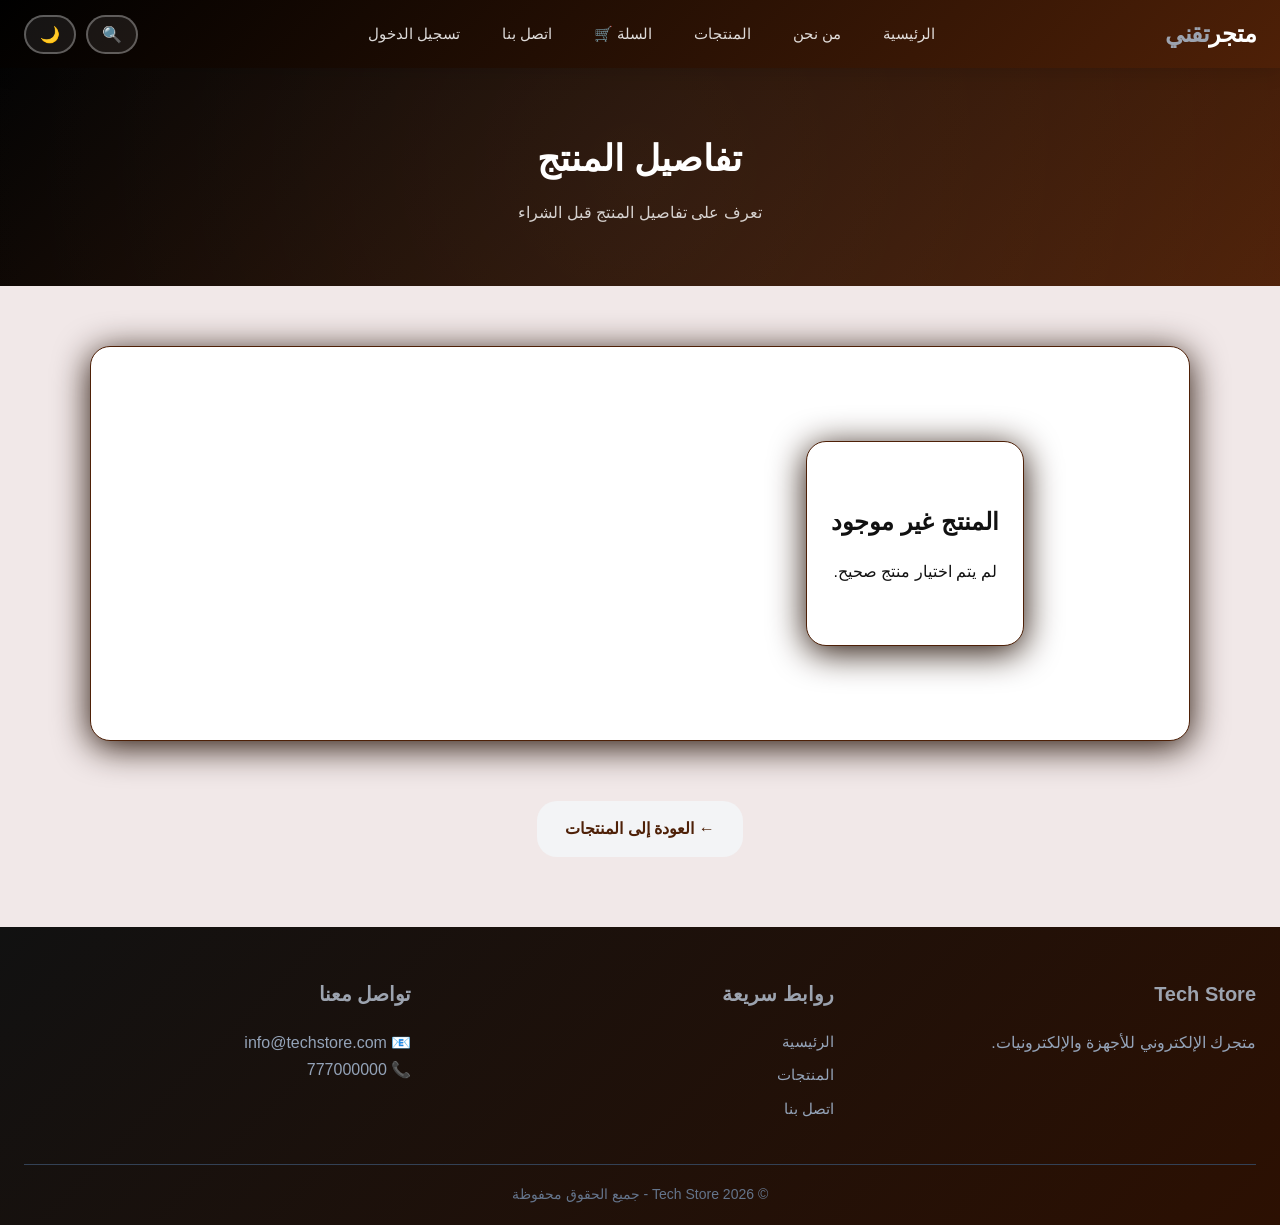
<file: product-details.html>
<!DOCTYPE html>
<html lang="ar" dir="rtl">

<head>
    <meta charset="UTF-8">
    <meta name="viewport" content="width=device-width, initial-scale=1.0">

    <title>تفاصيل المنتج | Tech Store</title>

    <link rel="stylesheet" href="details.css">
</head>

<body>

    <!-- Navigation -->
    <header>
        <nav class="navbar">

            <div class="logo">
                 متجر<span>تقني</span>
            </div>

            <ul class="nav-links">
                <li><a href="index.html">الرئيسية</a></li>
                <li><a href="about.html">من نحن</a></li>
                <li><a href="products.html">المنتجات</a></li>
                <li><a href="cart.html">السلة 🛒</a></li>
                <li><a href="contact.html">اتصل بنا</a></li>
              <li><a href="login.html">تسجيل الدخول</a></li>  
            </ul>

            <div class="nav-buttons">
                <button id="myOpenSearch" class="search-btn" type="button">
    🔍
</button>
                <button id="darkModeBtn">🌙</button>
            </div>

        </nav>
    </header>


    <!-- Page Header -->

    <section class="page-header">

        <h1>تفاصيل المنتج</h1>

        <p>
            تعرف على تفاصيل المنتج قبل الشراء
        </p>

    </section>


    <!-- Product Details -->

    <main>

        <section
            id="productDetails"
            class="product-details"
        >

            <!-- سيتم إنشاء التفاصيل بواسطة JavaScript -->

        </section>


        <!-- Back Button -->

        <div class="back-container">

            <a
                href="products.html"
                class="back-btn"
            >
                ← العودة إلى المنتجات
            </a>

        </div>

    </main>


    <!-- Footer -->

    <footer>

        <div class="footer-content">

            <div>

                <h3>Tech Store</h3>

                <p>
                    متجرك الإلكتروني للأجهزة والإلكترونيات.
                </p>

            </div>


            <div>

                <h3>روابط سريعة</h3>

                <a href="index.html">
                    الرئيسية
                </a>

                <a href="products.html">
                    المنتجات
                </a>

                <a href="contact.html">
                    اتصل بنا
                </a>

            </div>


            <div>

                <h3>تواصل معنا</h3>

                <p>
                    📧 info@techstore.com
                </p>

                <p>
                    📞 777000000
                </p>

            </div>

        </div>


        <p class="copyright">
            © 2026 Tech Store - جميع الحقوق محفوظة
        </p>

    </footer>
    <div id="mySearchOverlay" class="my-search-overlay">

    <div class="my-search-window">

        <button id="myCloseSearch" class="my-close-search">
            ✕
        </button>

        <div class="my-search-icon">🔍</div>

        <h2>ابحث عن منتج</h2>

        <p>اكتب اسم المنتج الذي تبحث عنه</p>

        <input
            type="text"
            id="mySearchInput"
            placeholder="ابحث هنا..."
        >

        <button id="mySearchButton">
            🔍 بحث
        </button>

    </div>

</div>


    <script src="details.js"></script>

</body>

</html>
</file>
<file: index.css>
* {
    margin: 0;
    padding: 0;
    box-sizing: border-box;
}

:root {
    --primary: #4e2007;
    --primary-light: #261005;
    --primary-dark: #000000;
    --accent: #000000;
    --accent-light: #9ca3af;
    --success: #111111;
    --warning: #444444;
    --danger: #111111;
    --bg: #f1e8e8;
    --bg-alt: #f3f4f6;
    --card: #ffffff;
    --text: #111111;
    --text-light: #333333;
    --muted: #6b7280;
    --border: #4e2007;
    --shadow: 0 6px 35px #230f04;
    --shadow-hover: 0 12px 36px rgba(0, 0, 0, 0.18);
    --radius: 14px;
    --radius-sm: 20px;
    --transition: all 0.3s cubic-bezier(0.4, 0, 0.2, 1);
}

body {
    font-family: 'Segoe UI', Tahoma, Arial, sans-serif;
    background-color: var(--bg);
    color: var(--text);
    line-height: 1.7;
    transition: var(--transition);
    overflow-x: hidden;
}

body.dark {
    --bg: #121212;
    --bg-alt: #1a1a1a;
    --card: #1e1e1e;
    --text: #f5f5f5;
    --text-light: #d4d4d4;
    --muted: #f1e9e9;
    --border: #2e2e2e;
    --shadow: 0 4px 20px rgba(0, 0, 0, 0.5);
    --shadow-hover: 0 8px 30px rgba(0, 0, 0, 0.7);
    background-color: var(--bg);
    color: var(--text);
}

/* ===================================
   Navbar
=================================== */

header {
    background: linear-gradient(135deg, var(--primary-dark) 0%, var(--primary) 100%);
    position: sticky;
    top: 0;
    z-index: 1000;
}

.navbar {
    max-width: 1280px;
    margin: auto;
    padding: 0 24px;
    height: 68px;
    display: flex;
    align-items: center;
    justify-content: space-between;
}

.logo {
    font-size: 24px;
    font-weight: 800;
    color: white;
    user-select: none;
}

.logo span {
    color: var(--accent-light);
}

.nav-links {
    display: flex;
    list-style: none;
    gap: 6px;
    align-items: center;
}

.nav-links a {
    color: rgba(255, 255, 255, 0.85);
    text-decoration: none;
    padding: 8px 18px;
    border-radius: var(--radius-sm);
    font-size: 15px;
    font-weight: 500;
    transition: var(--transition);
    
}

.nav-links a:hover {
    color: white;
    background: rgba(255, 255, 255, 0.12);
}

.nav-buttons {
    display: flex;
    gap: 10px;
    align-items: center;
}

.nav-buttons button {
    border: 2px solid rgba(255, 255, 255, 0.3);
    padding: 8px 14px;
    cursor: pointer;
    border-radius: var(--radius-sm);
    background: rgba(255, 255, 255, 0.08);
    color: white;
    font-size: 16px;
    transition: var(--transition);

}

.nav-buttons button:hover {
    background: rgba(255, 255, 255, 0.18);
    border-color: rgba(255, 255, 255, 0.5);
    transform: translateY(-1px);
}


/* ===================================
   Hero / Slider
=================================== */

.hero {
    width: 100%;
}

.slider {
    position: relative;
    height: 520px;
    overflow: hidden;
}

.slider img {
    width: 100%;
    height: 100%;
    object-fit: cover;
}

.slider::after {
    content: "";
    position: absolute;
    inset: 0;
    background: linear-gradient(135deg, rgba(0, 0, 0, 0.7) 0%, rgba(0, 0, 0, 0.4) 100%);
}

.slider-content {
    position: absolute;
    z-index: 2;
    top: 50%;
    right: 10%;
    transform: translateY(-50%);
    color: white;
    max-width: 520px;
}

.slider-content h1 {
    font-size: 38px;
    font-weight: 800;
    margin-bottom: 16px;
    line-height: 1.2;
    text-shadow: 0 2px 10px rgba(29, 3, 3, 0.949);
}

.slider-content p {
    font-size: 17px;
    margin-bottom: 28px;
    line-height: 1.6;
}

.main-btn {
    display: inline-block;
    padding: 14px 32px;
    background: var(--primary-light);
    color: white;
    text-decoration: none;
    border: none;
    border-radius: var(--radius-sm);
    cursor: pointer;
    font-size: 16px;
    font-weight: 600;
    transition: var(--transition);
    box-shadow: 0 4px 15px rgba(0, 0, 0, 0.4);
}

.main-btn:hover {
    background: var(--primary);
    transform: translateY(-3px);
    box-shadow: 0 8px 25px rgba(0, 0, 0, 0.5);
}

.slider-btn {
    position: absolute;
    z-index: 3;
    top: 50%;
    transform: translateY(-50%);
    background: rgba(255, 255, 255, 0.15);
    color: white;
    border: 2px solid rgba(255, 255, 255, 0.25);
    width: 50px;
    height: 50px;
    border-radius: 50%;
    cursor: pointer;
    font-size: 20px;
    backdrop-filter: blur(8px);
    transition: var(--transition);
}

.slider-btn:hover {
    background: rgba(255, 255, 255, 0.3);
    border-color: rgba(255, 255, 255, 0.5);
    transform: translateY(-50%) scale(1.1);
}

.prev {
    right: 24px;
}

.next {
    left: 24px;
}

/* ===================================
   Sections
=================================== */

.categories,
.featured,
.about-store,
.datetime-section {
    max-width: 1280px;
    margin: auto;
    padding: 80px 24px;
}

.categories h2,
.featured h2,
.about-store h2,
.datetime-section h2 {
    text-align: center;
    font-size: 30px;
    font-weight: 800;
    margin-bottom: 8px;
    color: var(--text);
}

.section-text {
    text-align: center;
    margin-bottom: 40px;
    color: var(--muted);
    font-size: 17px;
}

/* ===================================
   Categories
=================================== */

.category-container {
    display: grid;
    grid-template-columns: repeat(5, 1fr);
    gap: 20px;
}

.category-card {
    background: var(--card);
    padding: 35px 16px;
    text-align: center;
    border-radius: var(--radius);
    cursor: pointer;
    box-shadow: var(--shadow);
    transition: var(--transition);
    border: 1px solid var(--border);
}


.category-icon {
    font-size: 50px;
    margin-bottom: 14px;
    display: block;
}

.category-card h3 {
    font-size: 16px;
    font-weight: 700;
    color: var(--text);
}

/* ===================================
   Products
=================================== */

.products-container {
    display: grid;
    grid-template-columns: repeat(4, 1fr);
    gap: 22px;
    margin-bottom: 40px;
}

.product-card {
    background: var(--card);
    border-radius: var(--radius);
    overflow: hidden;
    box-shadow: var(--shadow);
    transition: var(--transition);
}

.product-card img {
    width: 100%;
    height: 210px;
    object-fit: cover;
}

.product-info {
    padding: 18px;
}

.product-info h3 {
    margin-bottom: 10px;
    font-size: 16px;
    font-weight: 700;
    color: var(--text);
}

.price {
    color: var(--primary-light);
    font-size: 18px;
    font-weight: 800;
}

.product-details-link {
    display: inline-block;
    margin-top: 10px;
    padding: 8px 16px;
    border: 2px solid var(--primary-light);
    border-radius: 8px;
    color: var(--primary-light);
    font-size: 14px;
    font-weight: 700;
    text-decoration: none;
    transition: all 0.3s ease;
}

.product-details-link:hover {
    background-color: var(--primary-light);
    color: white;
}

/* ===================================
   About Store
=================================== */

.about-store {
    background: linear-gradient(135deg, var(--primary) 0%, var(--accent) 100%);
    max-width: none;
    text-align: center;
    color: white;
    position: relative;
    overflow: hidden;
}

.about-content {
    max-width: 800px;
    margin: auto;
    position: relative;
}

.about-content h2 {
    color: white;
}

.about-content p {
    margin: 16px 0;
    font-size: 17px;
    line-height: 1.8;
}

.about-store .main-btn {
    background: white;
    color: var(--primary);
    box-shadow: 0 4px 15px rgba(0, 0, 0, 0.2);
}

.about-store .main-btn:hover {
    background: var(--accent-light);
    color: var(--primary-dark);
}

.hidden {
    display: none;
}

/* ===================================
   Date & Time
=================================== */

.datetime-section {
    text-align: center;
    background: var(--card);
    border-radius: var(--radius);
    margin-left: auto;
    margin-right: auto;
    max-width: 1232px;
    box-shadow: var(--shadow);
    border: 1px solid var(--border);
}

#date {
    font-size: 18px;
    color: var(--muted);
}

#time {
    font-size: 36px;
    font-weight: 800;
    margin-top: 10px;
    background: linear-gradient(135deg, var(--primary), var(--accent));
    background-clip: text;
}

/* ===================================
   Back To Top
=================================== */

.top-btn {
    position: fixed;
    bottom: 28px;
    left: 28px;
    width: 50px;
    height: 50px;
    border: none;
    border-radius: 50%;
    background: linear-gradient(135deg, var(--primary-light), var(--accent));
    color: white;
    font-size: 22px;
    cursor: pointer;
    display: none;
    z-index: 999;
    box-shadow: 0 4px 15px rgba(0, 0, 0, 0.4);
    transition: var(--transition);
}

.top-btn:hover {
    transform: translateY(-4px);
    box-shadow: 0 8px 25px rgba(0, 0, 0, 0.5);
}

/* ===================================
   Footer
=================================== */

footer {
    background: linear-gradient(135deg, #111111 0%, #2c1002 100%);
    color: white;
    padding: 50px 24px 18px;
}

.footer-content {
    max-width: 1280px;
    margin: auto;
    display: grid;
    grid-template-columns: repeat(3, 1fr);
    gap: 35px;
}

.footer-content h3 {
    margin-bottom: 18px;
    font-size: 20px;
    font-weight: 700;
    color: var(--accent-light);
}

.footer-content p {
    color: #94a3b8;
    line-height: 1.7;
}

.footer-content a {
    display: block;
    color: #94a3b8;
    text-decoration: none;
    margin-bottom: 8px;
    transition: var(--transition);
    font-size: 15px;
}

.footer-content a:hover {
    color: var(--accent-light);
    padding-right: 6px;
}

.copyright {
    text-align: center;
    margin-top: 35px;
    border-top: 1px solid #334155;
    padding-top: 18px;
    color: #64748b;
    font-size: 14px;
}

/* ===================================
   Dark Mode Components
=================================== */

body.dark .category-card,
body.dark .product-card {
    background: var(--card);
    border-color: var(--border);
}

body.dark .section-text {
    color: var(--muted);
}

body.dark .datetime-section {
    background: var(--card);
    border-color: var(--border);
}

body.dark .about-store {
    background: linear-gradient(135deg, #111111 0%, #050505 100%);
}

body.dark .category-card h3,
body.dark .product-info h3 {
    color: var(--text);
}

body.dark .price {
    color: var(--accent-light);
}



/* ===================================
   Search Button
=================================== */

.search-btn {
    position: relative;
    background: rgba(255, 255, 255, 0.08);
    color: white;
    border: 2px solid rgba(255, 255, 255, 0.3);
    border-radius: var(--radius-sm);
    padding: 8px 14px;
    cursor: pointer;
    font-size: 16px;
    transition: var(--transition);
}

.search-btn:hover {
    background: rgba(255, 255, 255, 0.18);
    border-color: rgba(255, 255, 255, 0.5);
}

/* ===================================
   Search Overlay
=================================== */

.my-search-overlay {
    position: fixed;
    inset: 0;
    background: rgba(0, 0, 0, 0.7);
    backdrop-filter: blur(10px);
    display: none;
    align-items: center;
    justify-content: center;
    z-index: 99999;
}

.my-search-overlay.show {
    display: flex;
}

.my-search-window {
    position: relative;
    width: 92%;
    max-width: 450px;
    background: var(--card);
    padding: 40px 30px;
    border-radius: 20px;
    text-align: center;
    box-shadow: 0 25px 60px rgba(0, 0, 0, 0.3);
    border: 1px solid var(--border);
    animation: modalIn 0.3s ease;
}

@keyframes modalIn {
    from {
        opacity: 0;
        transform: scale(0.9) translateY(20px);
    }
    to {
        opacity: 1;
        transform: scale(1) translateY(0);
    }
}

.my-close-search {
    position: absolute;
    top: 14px;
    left: 14px;
    width: 34px;
    height: 34px;
    border: none;
    border-radius: 50%;
    background: var(--bg-alt);
    color: var(--text-light);
    font-size: 18px;
    cursor: pointer;
    transition: var(--transition);
    display: flex;
    align-items: center;
    justify-content: center;
}

.my-close-search:hover {
    background: var(--danger);
    color: white;
}

.my-search-icon {
    font-size: 32px;
    margin-bottom: 12px;
}

.my-search-window h2 {
    font-size: 24px;
    font-weight: 800;
    color: var(--text);
    margin-bottom: 6px;
}

.my-search-window p {
    color: var(--muted);
    font-size: 15px;
    margin-bottom: 4px;
}

#mySearchInput {
    width: 100%;
    padding: 14px 18px;
    margin: 22px 0 14px;
    border: 2px solid var(--border);
    border-radius: var(--radius-sm);
    outline: none;
    font-size: 16px;
    background: var(--bg);
    color: var(--text);
    transition: var(--transition);
}

#mySearchInput:focus {
    border-color: var(--primary-light);
    box-shadow: 0 0 0 4px rgba(0, 0, 0, 0.1);
}

#mySearchInput::placeholder {
    color: var(--muted);
}

#mySearchButton {
    width: 100%;
    padding: 14px;
    border: none;
    border-radius: var(--radius-sm);
    background: linear-gradient(135deg, var(--primary-light), var(--primary));
    color: white;
    font-size: 16px;
    font-weight: 600;
    cursor: pointer;
    transition: var(--transition);
    box-shadow: 0 4px 15px rgba(0, 0, 0, 0.3);
}

#mySearchButton:hover {
    transform: translateY(-2px);
    box-shadow: 0 8px 25px rgba(0, 0, 0, 0.4);
}

/* Dark Mode Search */

body.dark .my-search-overlay {
    background: rgba(0, 0, 0, 0.7);
}

body.dark #mySearchInput {
    background: #0a0a0a;
    color: white;
    border-color: #334155;
}

body.dark #mySearchInput::placeholder {
    color: #64748b;
}

body.dark .my-close-search {
    background: #334155;
    color: #94a3b8;
}
</file>
<file: about.css>
﻿
* {
    margin: 0;
    padding: 0;
    box-sizing: border-box;
}

:root {
    --primary: #4e2007;
    --primary-light: #261005;
    --primary-dark: #000000;
    --accent: #000000;
    --accent-light: #9ca3af;
    --success: #111111;
    --warning: #444444;
    --danger: #111111;
    --bg: #f1e8e8;
    --bg-alt: #f3f4f6;
    --card: #ffffff;
    --text: #111111;
    --text-light: #333333;
    --muted: #6b7280;
    --border: #4e2007;
    --shadow: 0 6px 35px #230f04;
    --shadow-hover: 0 12px 36px rgba(0, 0, 0, 0.18);
    --radius: 14px;
    --radius-sm: 20px;
    --transition: all 0.3s cubic-bezier(0.4, 0, 0.2, 1);
}

body {
    font-family: 'Segoe UI', Tahoma, Arial, sans-serif;
    background-color: var(--bg);
    color: var(--text);
    line-height: 1.7;
    transition: var(--transition);
     /* يخفي اي محتوى يتجاوز عرض الصفحه */
    overflow-x: hidden;
}

body.dark {
    --bg: #121212;
    --bg-alt: #1a1a1a;
    --card: #1e1e1e;
    --text: #f5f5f5;
    --text-light: #d4d4d4;
    --muted: #8b8b8b;
    --border: #2e2e2e;
    --shadow: 0 4px 20px rgba(0, 0, 0, 0.5);
    --shadow-hover: 0 8px 30px rgba(166, 30, 30, 0.971);
    background-color: var(--bg);
    color: var(--text);
}

/* ===================================
   Navbar
=================================== */

header {
    background: linear-gradient(135deg, var(--primary-dark) 0%, var(--primary) 100%);
    position: sticky;
    top: 0;
    z-index: 1000;
    box-shadow: 0 2px 20px rgba(0, 0, 0, 0.15);
}

.navbar {
    max-width: 1280px;
    margin: auto;
    padding: 0 24px;
    height: 68px;
    display: flex;
    align-items: center;
    justify-content: space-between;
}

.logo {
    font-size: 24px;
    font-weight: 800;
    color: white;
    user-select: none;
}

.logo span {
    color: var(--accent-light);
}

.nav-links {
    display: flex;
    list-style: none;
    gap: 6px;
    align-items: center;
}

.nav-links a {
    color: rgba(255, 255, 255, 0.85);
    text-decoration: none;
    padding: 8px 18px;
    border-radius: var(--radius-sm);
    font-size: 15px;
    font-weight: 500;
    transition: var(--transition);
}

.nav-links a:hover {
    color: white;
    background: rgba(255, 255, 255, 0.12);
}

.nav-buttons {
    display: flex;
    gap: 10px;
    align-items: center;
}

.nav-buttons button {
    border: 2px solid rgba(255, 255, 255, 0.3);
    padding: 8px 14px;
    cursor: pointer;
    border-radius: var(--radius-sm);
    background: rgba(255, 255, 255, 0.08);
    color: white;
    font-size: 16px;
    transition: var(--transition);
}

.nav-buttons button:hover {
    background: rgba(255, 255, 255, 0.18);
    border-color: rgba(255, 255, 255, 0.5);
    transform: translateY(-1px);
}



/* ===================================
   Page Header
=================================== */

.page-header {
    background: linear-gradient(135deg, var(--primary-dark) 0%, var(--primary) 100%);
    color: white;
    text-align: center;
    padding: 70px 24px;
    overflow: hidden;
}


.page-header h1 {
    font-size: 36px;
    font-weight: 800;
    margin-bottom: 10px;
    z-index: 1;
}

.page-header p {
    color: rgba(255, 255, 255, 0.8);
    font-size: 17px;
    position: relative;
    z-index: 1;
}

/* ===================================
   About Section
=================================== */

.about-section {
    max-width: 1280px;
    margin: auto;
    padding: 80px 24px;
    display: grid;
    grid-template-columns: 1fr 1fr;
    gap: 55px;
    align-items: center;
}

.about-image {
    position: relative;
}

.about-image::before {
    content: '';
    position: absolute;
    inset: -20px;
    background: linear-gradient(135deg, var(--primary-light), var(--accent));
    border-radius: var(--radius);
    opacity: 0.15;
    z-index: -1;
}

.about-image img {
    width: 100%;
    height: 420px;
    /* اجعل الصورة تغطي المساحة المحددة بالكامل */
    object-fit: cover;
    border-radius: var(--radius);
    box-shadow: var(--shadow-hover);
}

.about-text h2 {
    font-size: 30px;
    font-weight: 800;
    margin-bottom: 22px;
}

.about-text p {
    margin-bottom: 16px;
    color: var(--text-light);
    line-height: 1.8;
}

.main-btn {
    display: inline-block;
    padding: 14px 30px;
    background: linear-gradient(135deg, var(--primary-light), var(--primary));
    color: white;
    border: none;
    border-radius: var(--radius-sm);
    cursor: pointer;
    font-size: 16px;
    font-weight: 600;
    transition: var(--transition);
    box-shadow: 0 4px 15px rgba(0, 0, 0, 0.3);
}

.main-btn:hover {
    transform: translateY(-3px);
    box-shadow: 0 8px 25px rgba(0, 0, 0, 0.4);
}

.hidden {
    display: none;
}

/* ===================================
   Features
=================================== */

.features {
    padding: 70px 24px;
    background: var(--bg-alt);
}

.features > h2 {
    text-align: center;
    font-size: 36px;
    font-weight: 800;
    margin-bottom: 45px;
}

.features-container {
    max-width: 1280px;
    margin: auto;
    display: grid;
    grid-template-columns: repeat(4, 1fr);
    gap: 24px;
}

.feature-card {
    background: var(--card);
    padding: 35px 22px;
    text-align: center;
    border-radius: var(--radius);
    box-shadow: var(--shadow);
    border: 1px solid var(--border);
    transition: var(--transition);
    cursor: pointer;
    position: relative;
}

.feature-card:hover {
    transform: translateY(-10px);
    box-shadow: var(--shadow-hover);
    border-color: var(--primary-light);
}

.icon {
    font-size: 48px;
    margin-bottom: 16px;
    display: block;
    transition: transform 0.35s ease;
}

.feature-card:hover .icon {
    transform: scale(1.2) rotate(5deg);
}

.feature-card h3 {
    margin-bottom: 10px;
    font-weight: 700;
    transition: color 0.35s ease;
}

.feature-card:hover h3 {
    color: var(--primary-light);
}

.feature-card p {
    color: var(--muted);
    font-size: 14px;
    transition: transform 0.35s ease;
}

.feature-card:hover p {
    transform: translateY(-3px);
}

/* ===================================
   Statistics
=================================== */

.statistics {
    max-width: 1280px;
    margin: auto;
    padding: 80px 24px;
    display: grid;
    grid-template-columns: repeat(4, 1fr);
    gap: 24px;
}

.stat-card {
    text-align: center;
    padding: 35px 25px;
    background: var(--card);
    border-radius: var(--radius);
    box-shadow: var(--shadow);
    border: 1px solid var(--border);
    transition: var(--transition);
}

.stat-card:hover {
    transform: translateY(-5px);
    box-shadow: var(--shadow-hover);
}

.stat-card h2 {
    font-size: 34px;
    font-weight: 800;
    background: linear-gradient(135deg, var(--primary-dark), var(--border));
    -webkit-background-clip: text;
    -webkit-text-fill-color: transparent;
    background-clip: text;
}

.stat-card p {
    color: var(--muted);
    margin-top: 6px;
    font-weight: 600;
}

/* ===================================
   Footer
=================================== */

footer {
    background: linear-gradient(135deg, #111111 0%, #2c1002 100%);
    color: white;
    padding: 50px 24px 18px;
}

.footer-content {
    max-width: 1280px;
    margin: auto;
    display: grid;
    grid-template-columns: repeat(3, 1fr);
    gap: 35px;
}

.footer-content h3 {
    margin-bottom: 18px;
    font-size: 20px;
    font-weight: 700;
    color: var(--accent-light);
}

.footer-content p {
    color: #94a3b8;
    line-height: 1.7;
}

.footer-content a {
    /* يجعل كل رابط يأخذ سطرًا مستقلًا */
    display: block;
    color: #94a3b8;
    text-decoration: none;
    margin-bottom: 8px;
    transition: var(--transition);
    font-size: 15px;
}

.footer-content a:hover {
    color: var(--accent-light);
    padding-right: 6px;
}

.copyright {
    text-align: center;
    margin-top: 35px;
    border-top: 1px solid #334155;
    padding-top: 18px;
    color: #64748b;
    font-size: 14px;
}

/* ===================================
   Search
=================================== */

.search-btn {
    background: rgba(255, 255, 255, 0.08);
    color: white;
    border: 2px solid rgba(255, 255, 255, 0.3);
    border-radius: var(--radius-sm);
    padding: 8px 14px;
    cursor: pointer;
    font-size: 16px;
    transition: var(--transition);
}

.search-btn:hover {
    background: rgba(255, 255, 255, 0.18);
    border-color: rgba(255, 255, 255, 0.5);
}

.my-search-overlay {
    position: fixed;
    inset: 0;
    background: rgba(0, 0, 0, 0.7);
    /* يعمل ضبابيه ع الموجودخلفه */
    backdrop-filter: blur(10px);
    
    display: none;
   
    align-items: center;
    
    justify-content: center;
    
    z-index: 99999;
}

.my-search-overlay.show {
    display: flex;
}

.my-search-window {
    position: relative;
    width: 92%;
    max-width: 450px;
    background: var(--card);
    padding: 40px 30px;
    border-radius: 20px;
    text-align: center;
    box-shadow: 0 25px 60px rgba(0, 0, 0, 0.3);
    border: 1px solid var(--border);
    animation: modalIn 0.3s ease;
}

@keyframes modalIn {
    from {
        opacity: 0;
        transform: scale(0.9) translateY(20px);
    }
    to {
        opacity: 1;
        transform: scale(1) translateY(0);
    }
}

.my-close-search {
    position: absolute;
    top: 14px;
    left: 14px;
    width: 34px;
    height: 34px;
    border: none;
    border-radius: 50%;
    background: var(--bg-alt);
    color: var(--text-light);
    font-size: 18px;
    cursor: pointer;
    transition: var(--transition);
    align-items: center;
    justify-content: center;
}

.my-close-search:hover {
    background: var(--danger);
    color: white;
}

.my-search-icon {
    font-size: 32px;
    margin-bottom: 12px;
}

.my-search-window h2 {
    font-size: 24px;
    font-weight: 800;
    color: var(--text);
    margin-bottom: 6px;
}

.my-search-window p {
    color: var(--muted);
    font-size: 15px;
    margin-bottom: 4px;
}

#mySearchInput {
    width: 100%;
    padding: 14px 18px;
    margin: 22px 0 14px;
    border: 2px solid var(--border);
    border-radius: var(--radius-sm);
    font-size: 16px;
    background: var(--bg);
    color: var(--text);
    transition: var(--transition);
}

#mySearchInput:focus {
    border-color: var(--primary-light);
    box-shadow: 0 0 0 4px rgba(0, 0, 0, 0.1);
}

#mySearchInput::placeholder {
    /* يستهدف النص الوهمي داخل */
    color: var(--muted);
}

#mySearchButton {
    width: 100%;
    padding: 14px;
    border: none;
    border-radius: var(--radius-sm);
    background: linear-gradient(135deg, var(--primary-light), var(--primary));
    color: white;
    font-size: 16px;
    font-weight: 600;
    cursor: pointer;
    transition: var(--transition);
    box-shadow: 0 4px 15px rgba(0, 0, 0, 0.3);
}

#mySearchButton:hover {
    transform: translateY(-2px);
    box-shadow: 0 8px 25px rgba(0, 0, 0, 0.4);
}

body.dark .my-close-search {
    background: #334155;
    color: #94a3b8;
}

body.dark #mySearchInput {
    background: #0a0a0a;
    color: white;
    border-color: #334155;
}

body.dark #mySearchInput::placeholder {
    color: #64748b;
}
</file>
<file: cart.css>
﻿/* ===================================
   Tech Store - Cart Page
=================================== */

* {
    margin: 0;
    padding: 0;
    box-sizing: border-box;
}

:root {
    --primary: #4e2007;
    --primary-light: #261005;
    --primary-dark: #000000;
    --accent: #000000;
    --accent-light: #9ca3af;
    --success: #111111;
    --warning: #444444;
    --danger: #111111;
    --bg: #f1e8e8;
    --bg-alt: #f3f4f6;
    --card: #ffffff;
    --text: #111111;
    --text-light: #333333;
    --muted: #6b7280;
    --border: #4e2007;
    --shadow: 0 6px 35px #230f04;
    --shadow-hover: 0 12px 36px rgba(0, 0, 0, 0.18);
    --radius: 14px;
    --radius-sm: 20px;
    --transition: all 0.3s cubic-bezier(0.4, 0, 0.2, 1);
}

body {
    font-family: 'Segoe UI', Tahoma, Arial, sans-serif;
    background: var(--bg);
    color: var(--text);
    line-height: 1.7;
    transition: var(--transition);
    overflow-x: hidden;
}

body.dark {
    --bg: #121212;
    --bg-alt: #1a1a1a;
    --card: #1e1e1e;
    --text: #f5f5f5;
    --text-light: #d4d4d4;
    --muted: #8b8b8b;
    --border: #2e2e2e;
    --shadow: 0 4px 20px rgba(0, 0, 0, 0.5);
    --shadow-hover: 0 8px 30px rgba(0, 0, 0, 0.7);
    background-color: var(--bg);
    color: var(--text);
}

/* ===================================
   Navbar
=================================== */

header {
    background: linear-gradient(135deg, var(--primary-dark) 0%, var(--primary) 100%);
    position: sticky;
    top: 0;
    z-index: 1000;
    box-shadow: 0 2px 20px rgba(0, 0, 0, 0.15);
}

.navbar {
    max-width: 1280px;
    margin: auto;
    padding: 0 24px;
    height: 68px;
    display: flex;
    align-items: center;
    justify-content: space-between;
}

.logo {
    font-size: 24px;
    font-weight: 800;
    color: white;
    letter-spacing: -0.5px;
    user-select: none;
}

.logo span {
    color: var(--accent-light);
}

.nav-links {
    display: flex;
    list-style: none;
    gap: 6px;
    align-items: center;
}

.nav-links a {
    color: rgba(255, 255, 255, 0.85);
    text-decoration: none;
    padding: 8px 18px;
    border-radius: var(--radius-sm);
    font-size: 15px;
    font-weight: 500;
    transition: var(--transition);
}

.nav-links a:hover {
    color: white;
    background: rgba(255, 255, 255, 0.12);
}

.nav-buttons {
    display: flex;
    gap: 10px;
    align-items: center;
}

.nav-buttons button {
    border: 2px solid rgba(255, 255, 255, 0.3);
    padding: 8px 14px;
    cursor: pointer;
    border-radius: var(--radius-sm);
    background: rgba(255, 255, 255, 0.08);
    color: white;
    font-size: 16px;
    transition: var(--transition);
}

.nav-buttons button:hover {
    background: rgba(255, 255, 255, 0.18);
    border-color: rgba(255, 255, 255, 0.5);
    transform: translateY(-1px);
}

#menuBtn {
    display: none;
}

/* ===================================
   Container & Page
=================================== */

.container {
    max-width: 1280px;
    margin: auto;
    padding-left: 24px;
    padding-right: 24px;
}

.page {
    padding-top: 50px;
    padding-bottom: 60px;
}

.page-title {
    text-align: center;
    margin-bottom: 35px;
}

.page-title span {
    color: var(--primary-light);
    font-weight: 700;
    font-size: 15px;
}

.page-title h1 {
    font-size: 30px;
    font-weight: 800;
    margin-top: 5px;
}

/* ===================================
   Cart Layout
=================================== */

.cart-layout {
    display: grid;
    grid-template-columns: 1fr 360px;
    gap: 28px;
    align-items: start;
}

/* ===================================
   Cart Item
=================================== */

.cart-item {
    background: var(--card);
    border-radius: var(--radius);
    padding: 22px;
    margin-bottom: 16px;
    display: grid;
    grid-template-columns: 100px 1fr auto;
    gap: 20px;
    align-items: center;
    box-shadow: var(--shadow);
    border: 1px solid var(--border);
    transition: var(--transition);
}

.cart-item:hover {
    box-shadow: var(--shadow-hover);
}

.cart-item img {
    width: 100px;
    height: 100px;
    object-fit: cover;
    border-radius: var(--radius-sm);
}

.cart-item h3 {
    margin-bottom: 8px;
    font-weight: 700;
}

.price {
    color: var(--primary-light);
    font-weight: 700;
    font-size: 16px;
}

.controls {
    display: flex;
    align-items: center;
    gap: 10px;
    margin-top: 12px;
}

.controls button {
    width: 34px;
    height: 34px;
    border: none;
    border-radius: var(--radius-sm);
    background: var(--primary-light);
    color: white;
    cursor: pointer;
    font-size: 18px;
    font-weight: 700;
    transition: var(--transition);
}

.controls button:hover {
    background: var(--primary);
    transform: translateY(-2px);
}

.controls span {
    min-width: 30px;
    text-align: center;
    font-weight: 700;
    font-size: 16px;
}

.item-total {
    text-align: center;
    font-weight: 700;
}

.remove {
    margin-top: 10px;
    border: none;
    background: var(--danger);
    color: white;
    padding: 8px 16px;
    border-radius: var(--radius-sm);
    cursor: pointer;
    font-weight: 600;
    transition: var(--transition);
}

.remove:hover {
    background: #171717;
    transform: translateY(-2px);
}

/* ===================================
   Summary
=================================== */

.summary {
    background: var(--card);
    padding: 28px;
    border-radius: var(--radius);
    box-shadow: var(--shadow);
    border: 1px solid var(--border);
    position: sticky;
    top: 100px;
    transition: var(--transition);
}

.summary h2 {
    margin-bottom: 22px;
    font-weight: 800;
}

.summary > div {
    display: flex;
    justify-content: space-between;
    margin-bottom: 15px;
}

.summary > div span {
    color: var(--muted);
}

.summary > div b {
    font-weight: 700;
}

.summary hr {
    border: none;
    border-top: 1px solid var(--border);
    margin: 20px 0;
}

.summary .total {
    font-size: 22px;
    font-weight: 800;
}

.summary .total span {
    color: var(--text);
}

#checkout {
    width: 100%;
    padding: 14px;
    border: none;
    border-radius: var(--radius-sm);
    background: linear-gradient(135deg, var(--primary-light), var(--primary));
    color: white;
    font-size: 16px;
    font-weight: 700;
    cursor: pointer;
    transition: var(--transition);
    box-shadow: 0 4px 15px rgba(0, 0, 0, 0.3);
}

#checkout:hover {
    transform: translateY(-2px);
    box-shadow: 0 8px 25px rgba(0, 0, 0, 0.4);
}

.clear {
    width: 100%;
    padding: 12px;
    margin-top: 10px;
    border-radius: var(--radius-sm);
    background: var(--bg-alt);
    color: var(--danger);
    border: 2px solid var(--danger);
    font-weight: 700;
    cursor: pointer;
    transition: var(--transition);
}

.clear:hover {
    background: var(--danger);
    color: white;
}

/* ===================================
   Empty
=================================== */

.empty {
    background: var(--card);
    color: var(--text);
    padding: 60px 24px;
    border-radius: var(--radius);
    text-align: center;
    box-shadow: var(--shadow);
    border: 1px solid var(--border);
}

.empty > div {
    font-size: 60px;
    margin-bottom: 12px;
}

.empty h2 {
    margin-bottom: 10px;
    font-weight: 800;
}

.empty p {
    color: var(--muted);
    margin-bottom: 24px;
}

.empty a {
    display: inline-block;
    background: linear-gradient(135deg, var(--primary-light), var(--primary));
    color: white;
    text-decoration: none;
    padding: 12px 24px;
    border-radius: var(--radius-sm);
    font-weight: 600;
    transition: var(--transition);
}

.empty a:hover {
    transform: translateY(-2px);
    box-shadow: 0 4px 15px rgba(0, 0, 0, 0.3);
}

/* ===================================
   Dark Mode - Cart
=================================== */

body.dark .cart-item,
body.dark .summary,
body.dark .empty {
    background: var(--card);
    border-color: var(--border);
}

body.dark .summary span {
    color: var(--muted);
}

body.dark .summary b {
    color: white;
}

body.dark .summary hr {
    border-color: var(--border);
}

body.dark .empty p {
    color: var(--muted);
}

/* ===================================
   Cart Modal
=================================== */

.cart-modal {
    position: fixed;
    inset: 0;
    width: 100%;
    height: 100%;
    display: none;
    align-items: center;
    justify-content: center;
    padding: 20px;
    background: rgba(0, 0, 0, 0.7);
    backdrop-filter: blur(8px);
    z-index: 9999;
}

.cart-modal.show {
    display: flex;
}

.cart-modal-box {
    width: 100%;
    max-width: 420px;
    background: var(--card);
    color: var(--text);
    padding: 40px 30px 30px;
    border-radius: 22px;
    text-align: center;
    position: relative;
    box-shadow: 0 25px 60px rgba(0, 0, 0, 0.3);
    border: 1px solid var(--border);
    animation: cartModalShow 0.3s ease;
}

body.dark .cart-modal-box {
    box-shadow: 0 25px 60px rgba(0, 0, 0, 0.5);
}

@keyframes cartModalShow {
    from {
        opacity: 0;
        transform: scale(0.85) translateY(20px);
    }
    to {
        opacity: 1;
        transform: scale(1) translateY(0);
    }
}

.cart-modal-close {
    position: absolute;
    top: 14px;
    left: 16px;
    border: none;
    background: var(--bg-alt);
    color: var(--text-light);
    width: 34px;
    height: 34px;
    border-radius: 50%;
    font-size: 22px;
    cursor: pointer;
    transition: var(--transition);
    display: flex;
    align-items: center;
    justify-content: center;
}

.cart-modal-close:hover {
    background: var(--danger);
    color: white;
}

.cart-modal-icon {
    width: 80px;
    height: 80px;
    margin: 0 auto 18px;
    border-radius: 50%;
    display: flex;
    align-items: center;
    justify-content: center;
    background: rgba(17, 17, 17, 0.08);
    color: var(--success);
    font-size: 32px;
    font-weight: bold;
}

.cart-modal-icon.error {
    background: rgba(17, 17, 17, 0.1);
    color: var(--danger);
}

.cart-modal-box h2 {
    margin-bottom: 10px;
    font-size: 24px;
    font-weight: 800;
}

.cart-modal-box p {
    color: var(--muted);
    font-size: 15px;
    line-height: 1.7;
    margin-bottom: 22px;
}

.cart-modal-button {
    width: 100%;
    padding: 14px;
    border: none;
    border-radius: var(--radius-sm);
    background: linear-gradient(135deg, var(--primary-light), var(--primary));
    color: white;
    font-size: 16px;
    font-weight: 700;
    cursor: pointer;
    transition: var(--transition);
    box-shadow: 0 4px 15px rgba(0, 0, 0, 0.3);
}

.cart-modal-button:hover {
    transform: translateY(-2px);
    box-shadow: 0 8px 25px rgba(0, 0, 0, 0.4);
}

/* ===================================
   Footer
=================================== */

footer {
    background: linear-gradient(135deg, #111111 0%, #2c1002 100%);
    color: white;
    padding: 50px 24px 18px;
}

.footer-content {
    max-width: 1280px;
    margin: auto;
    display: grid;
    grid-template-columns: repeat(3, 1fr);
    gap: 35px;
}

.footer-content h3 {
    margin-bottom: 18px;
    font-size: 20px;
    font-weight: 700;
    color: var(--accent-light);
}

.footer-content p {
    color: #94a3b8;
    line-height: 1.7;
}

.footer-content a {
    display: block;
    color: #94a3b8;
    text-decoration: none;
    margin-bottom: 8px;
    transition: var(--transition);
    font-size: 15px;
}

.footer-content a:hover {
    color: var(--accent-light);
    padding-right: 6px;
}

.copyright {
    text-align: center;
    margin-top: 35px;
    border-top: 1px solid #334155;
    padding-top: 18px;
    color: #64748b;
    font-size: 14px;
}

/* ===================================
   Search
=================================== */

.search-btn {
    background: rgba(255, 255, 255, 0.08);
    color: white;
    border: 2px solid rgba(255, 255, 255, 0.3);
    border-radius: var(--radius-sm);
    padding: 8px 14px;
    cursor: pointer;
    font-size: 16px;
    transition: var(--transition);
}

.search-btn:hover {
    background: rgba(255, 255, 255, 0.18);
    border-color: rgba(255, 255, 255, 0.5);
}

.my-search-overlay {
    position: fixed;
    inset: 0;
    background: rgba(0, 0, 0, 0.7);
    backdrop-filter: blur(10px);
    display: none;
    align-items: center;
    justify-content: center;
    z-index: 99999;
}

.my-search-overlay.show {
    display: flex;
}

.my-search-window {
    position: relative;
    width: 92%;
    max-width: 450px;
    background: var(--card);
    padding: 40px 30px;
    border-radius: 20px;
    text-align: center;
    box-shadow: 0 25px 60px rgba(0, 0, 0, 0.3);
    border: 1px solid var(--border);
    animation: modalIn 0.3s ease;
}

@keyframes modalIn {
    from {
        opacity: 0;
        transform: scale(0.9) translateY(20px);
    }
    to {
        opacity: 1;
        transform: scale(1) translateY(0);
    }
}

.my-close-search {
    position: absolute;
    top: 14px;
    left: 14px;
    width: 34px;
    height: 34px;
    border: none;
    border-radius: 50%;
    background: var(--bg-alt);
    color: var(--text-light);
    font-size: 18px;
    cursor: pointer;
    transition: var(--transition);
    display: flex;
    align-items: center;
    justify-content: center;
}

.my-close-search:hover {
    background: var(--danger);
    color: white;
}

.my-search-icon {
    font-size: 32px;
    margin-bottom: 12px;
}

.my-search-window h2 {
    font-size: 24px;
    font-weight: 800;
    color: var(--text);
    margin-bottom: 6px;
}

.my-search-window p {
    color: var(--muted);
    font-size: 15px;
    margin-bottom: 4px;
}

#mySearchInput {
    width: 100%;
    padding: 14px 18px;
    margin: 22px 0 14px;
    border: 2px solid var(--border);
    border-radius: var(--radius-sm);
    outline: none;
    font-size: 16px;
    background: var(--bg);
    color: var(--text);
    transition: var(--transition);
}

#mySearchInput:focus {
    border-color: var(--primary-light);
    box-shadow: 0 0 0 4px rgba(0, 0, 0, 0.1);
}

#mySearchInput::placeholder {
    color: var(--muted);
}

#mySearchButton {
    width: 100%;
    padding: 14px;
    border: none;
    border-radius: var(--radius-sm);
    background: linear-gradient(135deg, var(--primary-light), var(--primary));
    color: white;
    font-size: 16px;
    font-weight: 600;
    cursor: pointer;
    transition: var(--transition);
    box-shadow: 0 4px 15px rgba(0, 0, 0, 0.3);
}

#mySearchButton:hover {
    transform: translateY(-2px);
    box-shadow: 0 8px 25px rgba(0, 0, 0, 0.4);
}

body.dark .my-close-search {
    background: #334155;
    color: #94a3b8;
}

body.dark #mySearchInput {
    background: #0a0a0a;
    color: white;
    border-color: #334155;
}

body.dark #mySearchInput::placeholder {
    color: #64748b;
}

/* ===================================
   Responsive
=================================== */

@media (max-width: 900px) {
    .navbar {
        position: relative;
    }

    .nav-links {
        display: none;
        position: absolute;
        top: 68px;
        right: 0;
        width: 100%;
        background: linear-gradient(135deg, var(--primary-dark), var(--primary));
        flex-direction: column;
        text-align: center;
        padding: 24px;
        gap: 4px;
        box-shadow: 0 10px 30px rgba(0, 0, 0, 0.2);
    }

    .nav-links.active {
        display: flex;
    }

    .nav-links a {
        padding: 12px 20px;
        width: 100%;
        font-size: 16px;
    }

    #menuBtn {
        display: block;
    }

    .cart-layout {
        grid-template-columns: 1fr;
    }

    .summary {
        position: static;
    }

    .footer-content {
        grid-template-columns: 1fr;
        text-align: center;
    }
}

@media (max-width: 600px) {
    .cart-item {
        grid-template-columns: 80px 1fr;
    }

    .cart-item img {
        width: 80px;
        height: 80px;
    }

    .item-total {
        grid-column: 1 / -1;
        text-align: right;
    }
}

@media (max-width: 500px) {
    .page-title h1 {
        font-size: 28px;
    }

    .cart-modal-box {
        max-width: 360px;
        padding: 35px 22px 25px;
    }
}
</file>
<file: contact.css>
﻿/* ===================================
   Tech Store - Contact Page
=================================== */

* {
    margin: 0;
    padding: 0;
    box-sizing: border-box;
}

:root {
    --primary: #4e2007;
    --primary-light: #261005;
    --primary-dark: #000000;
    --accent: #000000;
    --accent-light: #9ca3af;
    --success: #111111;
    --warning: #444444;
    --danger: #111111;
    --bg: #f1e8e8;
    --bg-alt: #f3f4f6;
    --card: #ffffff;
    --text: #111111;
    --text-light: #333333;
    --muted: #6b7280;
    --border: #4e2007;
    --shadow: 0 6px 35px #230f04;
    --shadow-hover: 0 12px 36px rgba(0, 0, 0, 0.18);
    --radius: 14px;
    --radius-sm: 20px;
    --transition: all 0.3s cubic-bezier(0.4, 0, 0.2, 1);
}

body {
    font-family: 'Segoe UI', Tahoma, Arial, sans-serif;
    background-color: var(--bg);
    color: var(--text);
    line-height: 1.7;
    transition: var(--transition);
    overflow-x: hidden;
}

body.dark {
    --bg: #121212;
    --bg-alt: #1a1a1a;
    --card: #1e1e1e;
    --text: #f5f5f5;
    --text-light: #d4d4d4;
    --muted: #8b8b8b;
    --border: #2e2e2e;
    --shadow: 0 4px 20px rgba(0, 0, 0, 0.5);
    --shadow-hover: 0 8px 30px rgba(0, 0, 0, 0.7);
    background-color: var(--bg);
    color: var(--text);
}

/* ===================================
   Navbar
=================================== */

header {
    background: linear-gradient(135deg, var(--primary-dark) 0%, var(--primary) 100%);
    position: sticky;
    top: 0;
    z-index: 1000;
    box-shadow: 0 2px 20px rgba(0, 0, 0, 0.15);
}

.navbar {
    max-width: 1280px;
    margin: auto;
    padding: 0 24px;
    height: 68px;
    display: flex;
    align-items: center;
    justify-content: space-between;
}

.logo {
    font-size: 24px;
    font-weight: 800;
    color: white;
    letter-spacing: -0.5px;
    user-select: none;
}

.logo span {
    color: var(--accent-light);
}

.nav-links {
    display: flex;
    list-style: none;
    gap: 6px;
    align-items: center;
}

.nav-links a {
    color: rgba(255, 255, 255, 0.85);
    text-decoration: none;
    padding: 8px 18px;
    border-radius: var(--radius-sm);
    font-size: 15px;
    font-weight: 500;
    transition: var(--transition);
}

.nav-links a:hover {
    color: white;
    background: rgba(255, 255, 255, 0.12);
}

.nav-buttons {
    display: flex;
    gap: 10px;
    align-items: center;
}

.nav-buttons button {
    border: 2px solid rgba(255, 255, 255, 0.3);
    padding: 8px 14px;
    cursor: pointer;
    border-radius: var(--radius-sm);
    background: rgba(255, 255, 255, 0.08);
    color: white;
    font-size: 16px;
    transition: var(--transition);
}

.nav-buttons button:hover {
    background: rgba(255, 255, 255, 0.18);
    border-color: rgba(255, 255, 255, 0.5);
    transform: translateY(-1px);
}

#menuBtn {
    display: none;
}

/* ===================================
   Page Header
=================================== */

.page-header {
    background: linear-gradient(135deg, var(--primary-dark) 0%, var(--primary) 100%);
    color: white;
    text-align: center;
    padding: 56px 24px;
    position: relative;
    overflow: hidden;
}

.page-header::before {
    content: '';
    position: absolute;
    top: -50%;
    right: -50%;
    width: 200%;
    height: 200%;
    background: radial-gradient(circle, rgba(255,255,255,0.05) 0%, transparent 70%);
    animation: pulse 8s ease-in-out infinite;
}

@keyframes pulse {
    0%, 100% { transform: scale(1); }
    50% { transform: scale(1.1); }
}

.page-header h1 {
    font-size: 36px;
    font-weight: 800;
    margin-bottom: 10px;
    position: relative;
    z-index: 1;
}

.page-header p {
    color: rgba(255, 255, 255, 0.8);
    font-size: 17px;
    position: relative;
    z-index: 1;
}

/* ===================================
   Contact Section
=================================== */

.contact-section {
    max-width: 1280px;
    margin: auto;
    padding: 70px 24px;
}

.contact-container {
    display: grid;
    grid-template-columns: 1fr 1.3fr;
    gap: 40px;
    align-items: start;
}

/* ===================================
   Contact Info
=================================== */

.contact-info {
    background: linear-gradient(135deg, var(--primary-dark) 0%, var(--primary) 100%);
    color: white;
    padding: 40px;
    border-radius: 20px;
    box-shadow: var(--shadow);
    position: sticky;
    top: 100px;
}

.contact-info h2 {
    font-size: 26px;
    font-weight: 800;
    margin-bottom: 12px;
}

.contact-description {
    color: rgba(255, 255, 255, 0.8);
    margin-bottom: 32px;
    line-height: 1.8;
}

.info-item {
    display: flex;
    align-items: flex-start;
    gap: 16px;
    padding: 18px 0;
    border-bottom: 1px solid rgba(255, 255, 255, 0.12);
    transition: var(--transition);
}

.info-item:last-child {
    border-bottom: none;
}

.info-item:hover {
    padding-right: 8px;
}

.info-icon {
    width: 50px;
    height: 50px;
    display: flex;
    align-items: center;
    justify-content: center;
    background: rgba(255, 255, 255, 0.12);
    backdrop-filter: blur(4px);
    border-radius: var(--radius-sm);
    font-size: 22px;
    flex-shrink: 0;
}

.info-item h3 {
    font-size: 16px;
    font-weight: 700;
    margin-bottom: 4px;
}

.info-item p {
    color: rgba(255, 255, 255, 0.75);
    font-size: 14px;
}

/* ===================================
   Contact Form
=================================== */

.contact-form-container {
    background: var(--card);
    padding: 40px;
    border-radius: 20px;
    box-shadow: var(--shadow);
    border: 1px solid var(--border);
}

.contact-form-container h2 {
    font-size: 26px;
    font-weight: 800;
    margin-bottom: 8px;
}

.contact-form-container > p {
    color: var(--muted);
    margin-bottom: 28px;
}

.form-group {
    margin-bottom: 20px;
}

.form-group label {
    display: block;
    font-weight: 700;
    margin-bottom: 8px;
    font-size: 14px;
}

.form-group input,
.form-group textarea {
    width: 100%;
    padding: 14px 16px;
    border: 2px solid var(--border);
    border-radius: var(--radius-sm);
    background: var(--bg);
    color: var(--text);
    font-family: 'Segoe UI', Tahoma, Arial, sans-serif;
    font-size: 15px;
    outline: none;
    transition: var(--transition);
    resize: vertical;
}

.form-group input:focus,
.form-group textarea:focus {
    border-color: var(--primary-light);
    box-shadow: 0 0 0 4px rgba(0, 0, 0, 0.1);
}

.form-group input::placeholder,
.form-group textarea::placeholder {
    color: var(--muted);
}

.submit-btn {
    width: 100%;
    padding: 15px;
    border: none;
    border-radius: var(--radius-sm);
    background: linear-gradient(135deg, var(--primary-light), var(--primary));
    color: white;
    font-size: 16px;
    font-weight: 700;
    cursor: pointer;
    transition: var(--transition);
    box-shadow: 0 4px 15px rgba(0, 0, 0, 0.3);
}

.submit-btn:hover {
    transform: translateY(-2px);
    box-shadow: 0 8px 25px rgba(0, 0, 0, 0.4);
}

#formMessage {
    text-align: center;
    margin-top: 16px;
    font-weight: 700;
}

/* ===================================
   Footer
=================================== */

footer {
    background: linear-gradient(135deg, #111111 0%, #2c1002 100%);
    color: white;
    padding: 50px 24px 18px;
}

.footer-content {
    max-width: 1280px;
    margin: auto;
    display: grid;
    grid-template-columns: repeat(3, 1fr);
    gap: 35px;
}

.footer-content h3 {
    margin-bottom: 18px;
    font-size: 20px;
    font-weight: 700;
    color: var(--accent-light);
}

.footer-content p {
    color: #94a3b8;
    line-height: 1.7;
}

.footer-content a {
    display: block;
    color: #94a3b8;
    text-decoration: none;
    margin-bottom: 8px;
    transition: var(--transition);
    font-size: 15px;
}

.footer-content a:hover {
    color: var(--accent-light);
    padding-right: 6px;
}

.copyright {
    text-align: center;
    margin-top: 35px;
    border-top: 1px solid #334155;
    padding-top: 18px;
    color: #64748b;
    font-size: 14px;
}

/* ===================================
   Dark Mode
=================================== */

body.dark .contact-form-container {
    background: var(--card);
    border-color: var(--border);
    box-shadow: 0 25px 60px rgba(0, 0, 0, 0.4);
}

body.dark .contact-form-container > p {
    color: var(--muted);
}

body.dark .form-group input,
body.dark .form-group textarea {
    background: #0a0a0a;
    color: white;
    border-color: #334155;
}

/* ===================================
   Search
=================================== */

.search-btn {
    background: rgba(255, 255, 255, 0.08);
    color: white;
    border: 2px solid rgba(255, 255, 255, 0.3);
    border-radius: var(--radius-sm);
    padding: 8px 14px;
    cursor: pointer;
    font-size: 16px;
    transition: var(--transition);
}

.search-btn:hover {
    background: rgba(255, 255, 255, 0.18);
    border-color: rgba(255, 255, 255, 0.5);
}

.my-search-overlay {
    position: fixed;
    inset: 0;
    background: rgba(0, 0, 0, 0.7);
    backdrop-filter: blur(10px);
    display: none;
    align-items: center;
    justify-content: center;
    z-index: 99999;
}

.my-search-overlay.show {
    display: flex;
}

.my-search-window {
    position: relative;
    width: 92%;
    max-width: 450px;
    background: var(--card);
    padding: 40px 30px;
    border-radius: 20px;
    text-align: center;
    box-shadow: 0 25px 60px rgba(0, 0, 0, 0.3);
    border: 1px solid var(--border);
    animation: modalIn 0.3s ease;
}

@keyframes modalIn {
    from {
        opacity: 0;
        transform: scale(0.9) translateY(20px);
    }
    to {
        opacity: 1;
        transform: scale(1) translateY(0);
    }
}

.my-close-search {
    position: absolute;
    top: 14px;
    left: 14px;
    width: 34px;
    height: 34px;
    border: none;
    border-radius: 50%;
    background: var(--bg-alt);
    color: var(--text-light);
    font-size: 18px;
    cursor: pointer;
    transition: var(--transition);
    display: flex;
    align-items: center;
    justify-content: center;
}

.my-close-search:hover {
    background: var(--danger);
    color: white;
}

.my-search-icon {
    font-size: 32px;
    margin-bottom: 12px;
}

.my-search-window h2 {
    font-size: 24px;
    font-weight: 800;
    color: var(--text);
    margin-bottom: 6px;
}

.my-search-window p {
    color: var(--muted);
    font-size: 15px;
    margin-bottom: 4px;
}

#mySearchInput {
    width: 100%;
    padding: 14px 18px;
    margin: 22px 0 14px;
    border: 2px solid var(--border);
    border-radius: var(--radius-sm);
    outline: none;
    font-size: 16px;
    background: var(--bg);
    color: var(--text);
    transition: var(--transition);
}

#mySearchInput:focus {
    border-color: var(--primary-light);
    box-shadow: 0 0 0 4px rgba(0, 0, 0, 0.1);
}

#mySearchInput::placeholder {
    color: var(--muted);
}

#mySearchButton {
    width: 100%;
    padding: 14px;
    border: none;
    border-radius: var(--radius-sm);
    background: linear-gradient(135deg, var(--primary-light), var(--primary));
    color: white;
    font-size: 16px;
    font-weight: 600;
    cursor: pointer;
    transition: var(--transition);
    box-shadow: 0 4px 15px rgba(0, 0, 0, 0.3);
}

#mySearchButton:hover {
    transform: translateY(-2px);
    box-shadow: 0 8px 25px rgba(0, 0, 0, 0.4);
}

body.dark .my-close-search {
    background: #334155;
    color: #94a3b8;
}

body.dark #mySearchInput {
    background: #0a0a0a;
    color: white;
    border-color: #334155;
}

body.dark #mySearchInput::placeholder {
    color: #64748b;
}

/* ===================================
   Responsive
=================================== */

@media (max-width: 900px) {
    .nav-links {
        display: none;
        position: absolute;
        top: 68px;
        right: 0;
        width: 100%;
        background: linear-gradient(135deg, var(--primary-dark), var(--primary));
        flex-direction: column;
        text-align: center;
        padding: 24px;
        gap: 4px;
        box-shadow: 0 10px 30px rgba(0, 0, 0, 0.2);
    }

    .nav-links.active {
        display: flex;
    }

    .nav-links a {
        padding: 12px 20px;
        width: 100%;
        font-size: 16px;
    }

    #menuBtn {
        display: block;
    }

    .contact-container {
        grid-template-columns: 1fr;
    }

    .contact-info {
        position: static;
    }

    .footer-content {
        grid-template-columns: 1fr;
        text-align: center;
    }
}

@media (max-width: 500px) {
    .page-header {
        padding: 45px 16px;
    }

    .page-header h1 {
        font-size: 34px;
    }

    .contact-section {
        padding: 45px 16px;
    }

    .contact-info,
    .contact-form-container {
        padding: 25px 20px;
    }
}
</file>
<file: login.css>
﻿/* ===================================
   Tech Store - Login Page
=================================== */

* {
    margin: 0;
    padding: 0;
    box-sizing: border-box;
}


:root {
    --primary: #4e2007;
    --primary-light: #261005;
    --primary-dark: #000000;
    --accent: #000000;
    --accent-light: #9ca3af;
    --success: #111111;
    --warning: #444444;
    --danger: #111111;
    --bg: #f1e8e8;
    --bg-alt: #f3f4f6;
    --card: #ffffff;
    --text: #111111;
    --text-light: #333333;
    --muted: #6b7280;
    --border: #4e2007;
    --shadow: 0 6px 35px #230f04;
    --shadow-hover: 0 12px 36px rgba(0, 0, 0, 0.18);
    --radius: 14px;
    --radius-sm: 20px;
    --transition: all 0.3s cubic-bezier(0.4, 0, 0.2, 1);
}

body {
    font-family: 'Segoe UI', Tahoma, Arial, sans-serif;
    background-color: var(--bg);
    color: var(--text);
    line-height: 1.7;
    transition: var(--transition);
    overflow-x: hidden;
}

body.dark {
    --bg: #121212;
    --bg-alt: #1a1a1a;
    --card: #1e1e1e;
    --text: #f5f5f5;
    --text-light: #d4d4d4;
    --muted: #8b8b8b;
    --border: #2e2e2e;
    --shadow: 0 4px 20px rgba(0, 0, 0, 0.5);
    --shadow-hover: 0 8px 30px rgba(0, 0, 0, 0.7);
    background-color: var(--bg);
    color: var(--text);
}

/* ===================================
   Navbar
=================================== */

header {
    background: linear-gradient(135deg, var(--primary-dark) 0%, var(--primary) 100%);
    position: sticky;
    top: 0;
    z-index: 1000;
    box-shadow: 0 2px 20px rgba(0, 0, 0, 0.15);
}

.navbar {
    max-width: 1280px;
    margin: auto;
    padding: 0 24px;
    height: 68px;
    display: flex;
    align-items: center;
    justify-content: space-between;
}

.logo {
    font-size: 24px;
    font-weight: 800;
    color: white;
    letter-spacing: -0.5px;
    user-select: none;
}

.logo span {
    color: var(--accent-light);
}

.nav-links {
    display: flex;
    list-style: none;
    gap: 6px;
    align-items: center;
}

.nav-links a {
    color: rgba(255, 255, 255, 0.85);
    text-decoration: none;
    padding: 8px 18px;
    border-radius: var(--radius-sm);
    font-size: 15px;
    font-weight: 500;
    transition: var(--transition);
}

.nav-links a:hover {
    color: white;
    background: rgba(255, 255, 255, 0.12);
}

.nav-buttons {
    display: flex;
    gap: 10px;
    align-items: center;
}

.nav-buttons button {
    border: 2px solid rgba(255, 255, 255, 0.3);
    padding: 8px 14px;
    cursor: pointer;
    border-radius: var(--radius-sm);
    background: rgba(255, 255, 255, 0.08);
    color: white;
    font-size: 16px;
    transition: var(--transition);
}

.nav-buttons button:hover {
    background: rgba(255, 255, 255, 0.18);
    border-color: rgba(255, 255, 255, 0.5);
    transform: translateY(-1px);
}

#menuBtn {
    display: none;
}

/* ===================================
   Login Section
=================================== */

.login-section {
    min-height: 650px;
    display: flex;
    justify-content: center;
    align-items: center;
    padding: 60px 24px;
}

.login-container {
    width: 100%;
    max-width: 460px;
    background: var(--card);
    padding: 42px;
    border-radius: 20px;
    box-shadow: var(--shadow);
    border: 1px solid var(--border);
    position: relative;
}

/* ===================================
   Login Header
=================================== */

.login-header {
    text-align: center;
    margin-bottom: 32px;
}

.login-header h1 {
    font-size: 28px;
    font-weight: 800;
    margin-bottom: 8px;
}

.login-header p {
    color: var(--muted);
}

/* ===================================
   Form
=================================== */

.form-group {
    margin-bottom: 22px;
}

.form-group label {
    display: block;
    font-weight: 700;
    margin-bottom: 8px;
    font-size: 14px;
}

.form-group input {
    width: 100%;
    padding: 14px 16px;
    border: 2px solid var(--border);
    border-radius: var(--radius-sm);
    font-size: 15px;
    outline: none;
    background: var(--bg);
    color: var(--text);
    transition: var(--transition);
}

.form-group input:focus {
    border-color: var(--primary-light);
    box-shadow: 0 0 0 4px rgba(0, 0, 0, 0.1);
}

/* ===================================
   Password Box
=================================== */

.password-box {
    position: relative;
    width: 100%;
}

.password-box input {
    padding-left: 50px;
}

.toggle-password {
    position: absolute;
    left: 10px;
    top: 50%;
    transform: translateY(-50%);
    width: 36px;
    height: 36px;
    border: none;
    background: transparent;
    cursor: pointer;
    font-size: 18px;
    display: flex;
    align-items: center;
    justify-content: center;
    border-radius: var(--radius-sm);
    transition: 0.2s;
}

.toggle-password:hover {
    background: var(--bg-alt);
}

/* ===================================
   Password Hint
=================================== */

.password-hint {
    display: block;
    margin-top: 8px;
    font-size: 12px;
    color: var(--muted);
    transition: 0.3s;
}

.password-hint.error {
    color: var(--danger);
}

.password-hint.success {
    color: var(--success);
}

/* ===================================
   Form Options
=================================== */

.form-options {
    display: flex;
    justify-content: space-between;
    align-items: center;
    margin-bottom: 28px;
    font-size: 14px;
}

.remember {
    display: flex;
    align-items: center;
    gap: 6px;
    cursor: pointer;
}

.form-options a {
    color: var(--primary-light);
    text-decoration: none;
    font-weight: 600;
}

.form-options a:hover {
    text-decoration: underline;
}

/* ===================================
   Login Button
=================================== */

.login-btn {
    width: 100%;
    padding: 14px;
    border: none;
    border-radius: var(--radius-sm);
    background: linear-gradient(135deg, var(--primary-light), var(--primary));
    color: white;
    font-size: 16px;
    font-weight: 700;
    cursor: pointer;
    transition: var(--transition);
    box-shadow: 0 4px 15px rgba(0, 0, 0, 0.3);
}

.login-btn:hover {
    transform: translateY(-2px);
    box-shadow: 0 8px 25px rgba(0, 0, 0, 0.4);
}

/* ===================================
   Login Message
=================================== */

#loginMessage {
    text-align: center;
    margin-top: 16px;
    font-weight: 700;
    min-height: 22px;
}

/* ===================================
   Register Link
=================================== */

.register-link {
    text-align: center;
    margin-top: 28px;
    color: var(--muted);
}

.register-link a {
    color: var(--primary-light);
    text-decoration: none;
    font-weight: 700;
}

.register-link a:hover {
    text-decoration: underline;
}

/* ===================================
   Auth Modals
=================================== */

.auth-modal {
    display: none;
    position: fixed;
    inset: 0;
    z-index: 2000;
    background: rgba(0, 0, 0, 0.7);
    backdrop-filter: blur(8px);
    padding: 20px;
    align-items: center;
    justify-content: center;
}

.auth-modal.show {
    display: flex;
}

.auth-modal-content {
    width: 100%;
    max-width: 460px;
    max-height: 90vh;
    overflow-y: auto;
    background: var(--card);
    border-radius: 22px;
    padding: 40px;
    position: relative;
    box-shadow: 0 25px 60px rgba(0, 0, 0, 0.3);
    border: 1px solid var(--border);
    animation: modalShow 0.25s ease;
}

@keyframes modalShow {
    from {
        opacity: 0;
        transform: translateY(20px) scale(0.97);
    }
    to {
        opacity: 1;
        transform: translateY(0) scale(1);
    }
}

/* ===================================
   Close Button
=================================== */

.auth-close {
    position: absolute;
    top: 16px;
    left: 16px;
    width: 36px;
    height: 36px;
    border: none;
    border-radius: 50%;
    background: var(--bg-alt);
    color: var(--text-light);
    font-size: 25px;
    line-height: 1;
    cursor: pointer;
    transition: var(--transition);
    display: flex;
    align-items: center;
    justify-content: center;
}

.auth-close:hover {
    background: var(--danger);
    color: white;
}

/* ===================================
   Modal Header
=================================== */

.auth-modal-header {
    text-align: center;
    margin-bottom: 28px;
}

.auth-icon {
    width: 70px;
    height: 70px;
    margin: 0 auto 16px;
    border-radius: 50%;
    background: rgba(0, 0, 0, 0.1);
    display: flex;
    align-items: center;
    justify-content: center;
    font-size: 32px;
}

.auth-modal-header h2 {
    font-size: 26px;
    font-weight: 800;
    margin-bottom: 8px;
}

.auth-modal-header p {
    color: var(--muted);
    font-size: 15px;
}

/* ===================================
   Modal Submit
=================================== */

.auth-submit {
    width: 100%;
    padding: 14px;
    border: none;
    border-radius: var(--radius-sm);
    background: linear-gradient(135deg, var(--primary-light), var(--primary));
    color: white;
    font-size: 16px;
    font-weight: 700;
    cursor: pointer;
    transition: var(--transition);
    box-shadow: 0 4px 15px rgba(0, 0, 0, 0.3);
}

.auth-submit:hover {
    transform: translateY(-2px);
    box-shadow: 0 8px 25px rgba(0, 0, 0, 0.4);
}

/* ===================================
   Register Hint
=================================== */

#registerHint {
    display: block;
    margin-top: 8px;
    font-size: 12px;
    color: var(--muted);
}

/* ===================================
   Register Message
=================================== */

#registerMessage {
    text-align: center;
    margin-top: 14px;
    font-weight: 700;
    min-height: 20px;
}

/* ===================================
   Forgot Result
=================================== */

.forgot-result {
    text-align: center;
    margin-top: 16px;
    font-size: 14px;
    font-weight: 700;
    min-height: 20px;
}

/* ===================================
   Footer
=================================== */

footer {
    background: linear-gradient(135deg, #111111 0%, #2c1002 100%);
    color: white;
    padding: 50px 24px 18px;
}

.footer-content {
    max-width: 1280px;
    margin: auto;
    display: grid;
    grid-template-columns: repeat(3, 1fr);
    gap: 35px;
}

.footer-content h3 {
    margin-bottom: 18px;
    font-size: 20px;
    font-weight: 700;
    color: var(--accent-light);
}

.footer-content p {
    color: #94a3b8;
    line-height: 1.7;
}

.footer-content a {
    display: block;
    color: #94a3b8;
    text-decoration: none;
    margin-bottom: 8px;
    transition: var(--transition);
    font-size: 15px;
}

.footer-content a:hover {
    color: var(--accent-light);
    padding-right: 6px;
}

.copyright {
    text-align: center;
    margin-top: 35px;
    border-top: 1px solid #334155;
    padding-top: 18px;
    color: #64748b;
    font-size: 14px;
}

/* ===================================
   Dark Mode
=================================== */

body.dark .login-container,
body.dark .auth-modal-content {
    background: var(--card);
    border-color: var(--border);
    box-shadow: 0 25px 60px rgba(0, 0, 0, 0.4);
}

body.dark .login-header p,
body.dark .register-link {
    color: var(--muted);
}

body.dark .password-hint {
    color: var(--muted);
}

body.dark .form-group input {
    background: #0a0a0a;
    color: white;
    border-color: #334155;
}

body.dark .toggle-password:hover {
    background: #334155;
}

body.dark .auth-modal-header p {
    color: var(--muted);
}

body.dark #registerHint {
    color: var(--muted);
}

/* ===================================
   Search
=================================== */

.search-btn {
    background: rgba(255, 255, 255, 0.08);
    color: white;
    border: 2px solid rgba(255, 255, 255, 0.3);
    border-radius: var(--radius-sm);
    padding: 8px 14px;
    cursor: pointer;
    font-size: 16px;
    transition: var(--transition);
}

.search-btn:hover {
    background: rgba(255, 255, 255, 0.18);
    border-color: rgba(255, 255, 255, 0.5);
}

.my-search-overlay {
    position: fixed;
    inset: 0;
    background: rgba(0, 0, 0, 0.7);
    backdrop-filter: blur(10px);
    display: none;
    align-items: center;
    justify-content: center;
    z-index: 99999;
}

.my-search-overlay.show {
    display: flex;
}

.my-search-window {
    position: relative;
    width: 92%;
    max-width: 450px;
    background: var(--card);
    padding: 40px 30px;
    border-radius: 20px;
    text-align: center;
    box-shadow: 0 25px 60px rgba(0, 0, 0, 0.3);
    border: 1px solid var(--border);
    animation: modalIn 0.3s ease;
}

@keyframes modalIn {
    from {
        opacity: 0;
        transform: scale(0.9) translateY(20px);
    }
    to {
        opacity: 1;
        transform: scale(1) translateY(0);
    }
}

.my-close-search {
    position: absolute;
    top: 14px;
    left: 14px;
    width: 34px;
    height: 34px;
    border: none;
    border-radius: 50%;
    background: var(--bg-alt);
    color: var(--text-light);
    font-size: 18px;
    cursor: pointer;
    transition: var(--transition);
    display: flex;
    align-items: center;
    justify-content: center;
}

.my-close-search:hover {
    background: var(--danger);
    color: white;
}

.my-search-icon {
    font-size: 32px;
    margin-bottom: 12px;
}

.my-search-window h2 {
    font-size: 24px;
    font-weight: 800;
    color: var(--text);
    margin-bottom: 6px;
}

.my-search-window p {
    color: var(--muted);
    font-size: 15px;
    margin-bottom: 4px;
}

#mySearchInput {
    width: 100%;
    padding: 14px 18px;
    margin: 22px 0 14px;
    border: 2px solid var(--border);
    border-radius: var(--radius-sm);
    outline: none;
    font-size: 16px;
    background: var(--bg);
    color: var(--text);
    transition: var(--transition);
}

#mySearchInput:focus {
    border-color: var(--primary-light);
    box-shadow: 0 0 0 4px rgba(0, 0, 0, 0.1);
}

#mySearchInput::placeholder {
    color: var(--muted);
}

#mySearchButton {
    width: 100%;
    padding: 14px;
    border: none;
    border-radius: var(--radius-sm);
    background: linear-gradient(135deg, var(--primary-light), var(--primary));
    color: white;
    font-size: 16px;
    font-weight: 600;
    cursor: pointer;
    transition: var(--transition);
    box-shadow: 0 4px 15px rgba(0, 0, 0, 0.3);
}

#mySearchButton:hover {
    transform: translateY(-2px);
    box-shadow: 0 8px 25px rgba(0, 0, 0, 0.4);
}

body.dark .my-close-search {
    background: #334155;
    color: #94a3b8;
}

body.dark #mySearchInput {
    background: #0a0a0a;
    color: white;
    border-color: #334155;
}

body.dark #mySearchInput::placeholder {
    color: #64748b;
}

/* ===================================
   Responsive
=================================== */

@media (max-width: 900px) {
    .nav-links {
        display: none;
        position: absolute;
        top: 68px;
        right: 0;
        width: 100%;
        background: linear-gradient(135deg, var(--primary-dark), var(--primary));
        flex-direction: column;
        text-align: center;
        padding: 24px;
        gap: 4px;
        box-shadow: 0 10px 30px rgba(0, 0, 0, 0.2);
    }

    .nav-links.active {
        display: flex;
    }

    .nav-links a {
        padding: 12px 20px;
        width: 100%;
        font-size: 16px;
    }

    #menuBtn {
        display: block;
    }

    .footer-content {
        grid-template-columns: 1fr;
        text-align: center;
    }
}

@media (max-width: 500px) {
    .login-container {
        padding: 28px 22px;
    }

    .form-options {
        flex-direction: column;
        align-items: flex-start;
        gap: 10px;
    }

    .auth-modal {
        padding: 12px;
    }

    .auth-modal-content {
        padding: 30px 22px;
    }
}
</file>
<file: details.css>
﻿/* ===================================
   Tech Store - Details Page
=================================== */

* {
    margin: 0;
    padding: 0;
    box-sizing: border-box;
}

:root {
    --primary: #4e2007;
    --primary-light: #261005;
    --primary-dark: #000000;
    --accent: #000000;
    --accent-light: #9ca3af;
    --success: #111111;
    --warning: #444444;
    --danger: #111111;
    --bg: #f1e8e8;
    --bg-alt: #f3f4f6;
    --card: #ffffff;
    --text: #111111;
    --text-light: #333333;
    --muted: #6b7280;
    --border: #4e2007;
    --shadow: 0 6px 35px #230f04;
    --shadow-hover: 0 12px 36px rgba(0, 0, 0, 0.18);
    --radius: 14px;
    --radius-sm: 20px;
    --transition: all 0.3s cubic-bezier(0.4, 0, 0.2, 1);
}

body {
    font-family: 'Segoe UI', Tahoma, Arial, sans-serif;
    background-color: var(--bg);
    color: var(--text);
    line-height: 1.7;
    transition: var(--transition);
    overflow-x: hidden;
}

body.dark {
    --bg: #121212;
    --bg-alt: #1a1a1a;
    --card: #1e1e1e;
    --text: #f5f5f5;
    --text-light: #d4d4d4;
    --muted: #8b8b8b;
    --border: #2e2e2e;
    --shadow: 0 4px 20px rgba(0, 0, 0, 0.5);
    --shadow-hover: 0 8px 30px rgba(0, 0, 0, 0.7);
    background-color: var(--bg);
    color: var(--text);
}

/* ===================================
   Navbar
=================================== */

header {
    background: linear-gradient(135deg, var(--primary-dark) 0%, var(--primary) 100%);
    position: sticky;
    top: 0;
    z-index: 1000;
    box-shadow: 0 2px 20px rgba(0, 0, 0, 0.15);
}

.navbar {
    max-width: 1280px;
    margin: auto;
    padding: 0 24px;
    height: 68px;
    display: flex;
    align-items: center;
    justify-content: space-between;
}

.logo {
    font-size: 24px;
    font-weight: 800;
    color: white;
    letter-spacing: -0.5px;
    user-select: none;
}

.logo span {
    color: var(--accent-light);
}

.nav-links {
    display: flex;
    list-style: none;
    gap: 6px;
    align-items: center;
}

.nav-links a {
    color: rgba(255, 255, 255, 0.85);
    text-decoration: none;
    padding: 8px 18px;
    border-radius: var(--radius-sm);
    font-size: 15px;
    font-weight: 500;
    transition: var(--transition);
}

.nav-links a:hover {
    color: white;
    background: rgba(255, 255, 255, 0.12);
}

.nav-buttons {
    display: flex;
    gap: 10px;
    align-items: center;
}

.nav-buttons button {
    border: 2px solid rgba(255, 255, 255, 0.3);
    padding: 8px 14px;
    cursor: pointer;
    border-radius: var(--radius-sm);
    background: rgba(255, 255, 255, 0.08);
    color: white;
    font-size: 16px;
    transition: var(--transition);
}

.nav-buttons button:hover {
    background: rgba(255, 255, 255, 0.18);
    border-color: rgba(255, 255, 255, 0.5);
    transform: translateY(-1px);
}

#menuBtn {
    display: none;
}

/* ===================================
   Page Header
=================================== */

.page-header {
    background: linear-gradient(135deg, var(--primary-dark) 0%, var(--primary) 100%);
    color: white;
    text-align: center;
    padding: 60px 24px;
    position: relative;
    overflow: hidden;
}

.page-header::before {
    content: '';
    position: absolute;
    top: -50%;
    right: -50%;
    width: 200%;
    height: 200%;
    background: radial-gradient(circle, rgba(255,255,255,0.05) 0%, transparent 70%);
}

.page-header h1 {
    font-size: 36px;
    font-weight: 800;
    margin-bottom: 10px;
    position: relative;
    z-index: 1;
}

.page-header p {
    color: rgba(255, 255, 255, 0.8);
    position: relative;
    z-index: 1;
}

/* ===================================
   Cart Count
=================================== */

#cartCount {
    background-color: var(--danger);
    color: white;
    border-radius: 50%;
    padding: 2px 8px;
    font-size: 12px;
    font-weight: 700;
}

/* ===================================
   Product Details
=================================== */

.product-details {
    max-width: 1100px;
    margin: 60px auto;
    padding: 24px;
    display: grid;
    grid-template-columns: 1fr 1fr;
    gap: 50px;
    align-items: center;
    background: var(--card);
    border-radius: 20px;
    box-shadow: var(--shadow);
    border: 1px solid var(--border);
}

/* ===================================
   Product Image
=================================== */

.details-image img {
    width: 100%;
    height: 450px;
    object-fit: cover;
    border-radius: var(--radius);
}

/* ===================================
   Product Information
=================================== */

.details-info h2 {
    font-size: 28px;
    font-weight: 800;
    margin-bottom: 15px;
}

.details-category {
    display: inline-block;
    background: rgba(0, 0, 0, 0.1);
    color: var(--primary-light);
    padding: 6px 14px;
    border-radius: 6px;
    font-weight: 600;
    font-size: 14px;
    margin-bottom: 20px;
}

.details-description {
    color: var(--muted);
    margin-bottom: 20px;
    line-height: 1.8;
}

.details-price {
    font-size: 28px;
    font-weight: 800;
    color: var(--primary-light);
    margin-bottom: 25px;
}

/* ===================================
   Quantity
=================================== */

.quantity-box {
    display: flex;
    align-items: center;
    gap: 15px;
    margin-bottom: 25px;
}

.quantity-box button {
    width: 44px;
    height: 44px;
    border: none;
    background: var(--primary-light);
    color: white;
    border-radius: var(--radius-sm);
    cursor: pointer;
    font-size: 20px;
    font-weight: 700;
    transition: var(--transition);
}

.quantity-box button:hover {
    background: var(--primary);
    transform: translateY(-2px);
}

.quantity-box span {
    font-size: 22px;
    font-weight: 800;
    min-width: 40px;
    text-align: center;
}

/* ===================================
   Add Cart Button
=================================== */

.add-cart-btn {
    width: 100%;
    padding: 16px;
    background: linear-gradient(135deg, var(--primary-light), var(--primary));
    color: white;
    border: none;
    border-radius: var(--radius-sm);
    cursor: pointer;
    font-size: 17px;
    font-weight: 700;
    transition: var(--transition);
    box-shadow: 0 4px 15px rgba(0, 0, 0, 0.3);
}

.add-cart-btn:hover {
    transform: translateY(-3px);
    box-shadow: 0 8px 25px rgba(0, 0, 0, 0.4);
}

/* ===================================
   Back Button
=================================== */

.back-container {
    text-align: center;
    margin-bottom: 70px;
}

.back-btn {
    display: inline-block;
    padding: 14px 28px;
    background: var(--bg-alt);
    color: var(--primary);
    text-decoration: none;
    border-radius: var(--radius-sm);
    font-weight: 600;
    transition: var(--transition);
}

.back-btn:hover {
    background: var(--primary-light);
    color: white;
    transform: translateY(-2px);
}

/* ===================================
   Product Not Found
=================================== */

.not-found {
    max-width: 700px;
    margin: 70px auto;
    padding: 60px 24px;
    text-align: center;
    background: var(--card);
    border-radius: 20px;
    box-shadow: var(--shadow);
    border: 1px solid var(--border);
}

.not-found h2 {
    margin-bottom: 15px;
    font-weight: 800;
}

/* ===================================
   Footer
=================================== */

footer {
    background: linear-gradient(135deg, #111111 0%, #2c1002 100%);
    color: white;
    padding: 50px 24px 18px;
}

.footer-content {
    max-width: 1280px;
    margin: auto;
    display: grid;
    grid-template-columns: repeat(3, 1fr);
    gap: 35px;
}

.footer-content h3 {
    margin-bottom: 18px;
    font-size: 20px;
    font-weight: 700;
    color: var(--accent-light);
}

.footer-content p {
    color: #94a3b8;
    line-height: 1.7;
}

.footer-content a {
    display: block;
    color: #94a3b8;
    text-decoration: none;
    margin-bottom: 8px;
    transition: var(--transition);
    font-size: 15px;
}

.footer-content a:hover {
    color: var(--accent-light);
    padding-right: 6px;
}

.copyright {
    text-align: center;
    margin-top: 35px;
    border-top: 1px solid #334155;
    padding-top: 18px;
    color: #64748b;
    font-size: 14px;
}

/* ===================================
   Search & Overlay
=================================== */

.search-btn {
    background: rgba(255, 255, 255, 0.08);
    color: white;
    border: 2px solid rgba(255, 255, 255, 0.3);
    border-radius: var(--radius-sm);
    padding: 8px 14px;
    cursor: pointer;
    font-size: 16px;
    transition: var(--transition);
}

.search-btn:hover {
    background: rgba(255, 255, 255, 0.18);
    border-color: rgba(255, 255, 255, 0.5);
}

.my-search-overlay {
    position: fixed;
    inset: 0;
    background: rgba(0, 0, 0, 0.7);
    backdrop-filter: blur(10px);
    display: none;
    align-items: center;
    justify-content: center;
    z-index: 99999;
}

.my-search-overlay.show {
    display: flex;
}

.my-search-window {
    position: relative;
    width: 92%;
    max-width: 450px;
    background: var(--card);
    padding: 40px 30px;
    border-radius: 20px;
    text-align: center;
    box-shadow: 0 25px 60px rgba(0, 0, 0, 0.3);
    border: 1px solid var(--border);
    animation: modalIn 0.3s ease;
}

@keyframes modalIn {
    from {
        opacity: 0;
        transform: scale(0.9) translateY(20px);
    }
    to {
        opacity: 1;
        transform: scale(1) translateY(0);
    }
}

.my-close-search {
    position: absolute;
    top: 14px;
    left: 14px;
    width: 34px;
    height: 34px;
    border: none;
    border-radius: 50%;
    background: var(--bg-alt);
    color: var(--text-light);
    font-size: 18px;
    cursor: pointer;
    transition: var(--transition);
    display: flex;
    align-items: center;
    justify-content: center;
}

.my-close-search:hover {
    background: var(--danger);
    color: white;
}

.my-search-icon {
    font-size: 32px;
    margin-bottom: 12px;
}

.my-search-window h2 {
    font-size: 24px;
    font-weight: 800;
    color: var(--text);
    margin-bottom: 6px;
}

.my-search-window p {
    color: var(--muted);
    font-size: 15px;
    margin-bottom: 4px;
}

#mySearchInput {
    width: 100%;
    padding: 14px 18px;
    margin: 22px 0 14px;
    border: 2px solid var(--border);
    border-radius: var(--radius-sm);
    outline: none;
    font-size: 16px;
    background: var(--bg);
    color: var(--text);
    transition: var(--transition);
}

#mySearchInput:focus {
    border-color: var(--primary-light);
    box-shadow: 0 0 0 4px rgba(0, 0, 0, 0.1);
}

#mySearchInput::placeholder {
    color: var(--muted);
}

#mySearchButton {
    width: 100%;
    padding: 14px;
    border: none;
    border-radius: var(--radius-sm);
    background: linear-gradient(135deg, var(--primary-light), var(--primary));
    color: white;
    font-size: 16px;
    font-weight: 600;
    cursor: pointer;
    transition: var(--transition);
    box-shadow: 0 4px 15px rgba(0, 0, 0, 0.3);
}

#mySearchButton:hover {
    transform: translateY(-2px);
    box-shadow: 0 8px 25px rgba(0, 0, 0, 0.4);
}

body.dark .my-close-search {
    background: #334155;
    color: #94a3b8;
}

body.dark #mySearchInput {
    background: #0a0a0a;
    color: white;
    border-color: #334155;
}

body.dark #mySearchInput::placeholder {
    color: #64748b;
}

/* ===================================
   Responsive
=================================== */

@media (max-width: 900px) {
    .nav-links {
        display: none;
        position: absolute;
        top: 68px;
        right: 0;
        width: 100%;
        background: linear-gradient(135deg, var(--primary-dark), var(--primary));
        flex-direction: column;
        text-align: center;
        padding: 24px;
        gap: 4px;
        box-shadow: 0 10px 30px rgba(0, 0, 0, 0.2);
    }

    .nav-links.active {
        display: flex;
    }

    .nav-links a {
        padding: 12px 20px;
        width: 100%;
        font-size: 16px;
    }

    #menuBtn {
        display: block;
    }

    .product-details {
        grid-template-columns: 1fr;
        gap: 30px;
    }

    .details-image img {
        height: 350px;
    }

    .footer-content {
        grid-template-columns: 1fr;
        text-align: center;
    }
}

@media (max-width: 600px) {
    .page-header h1 {
        font-size: 32px;
    }

    .details-info h2 {
        font-size: 28px;
    }

    .details-price {
        font-size: 26px;
    }

    .page-header {
        padding: 50px 16px;
    }
}
</file>
